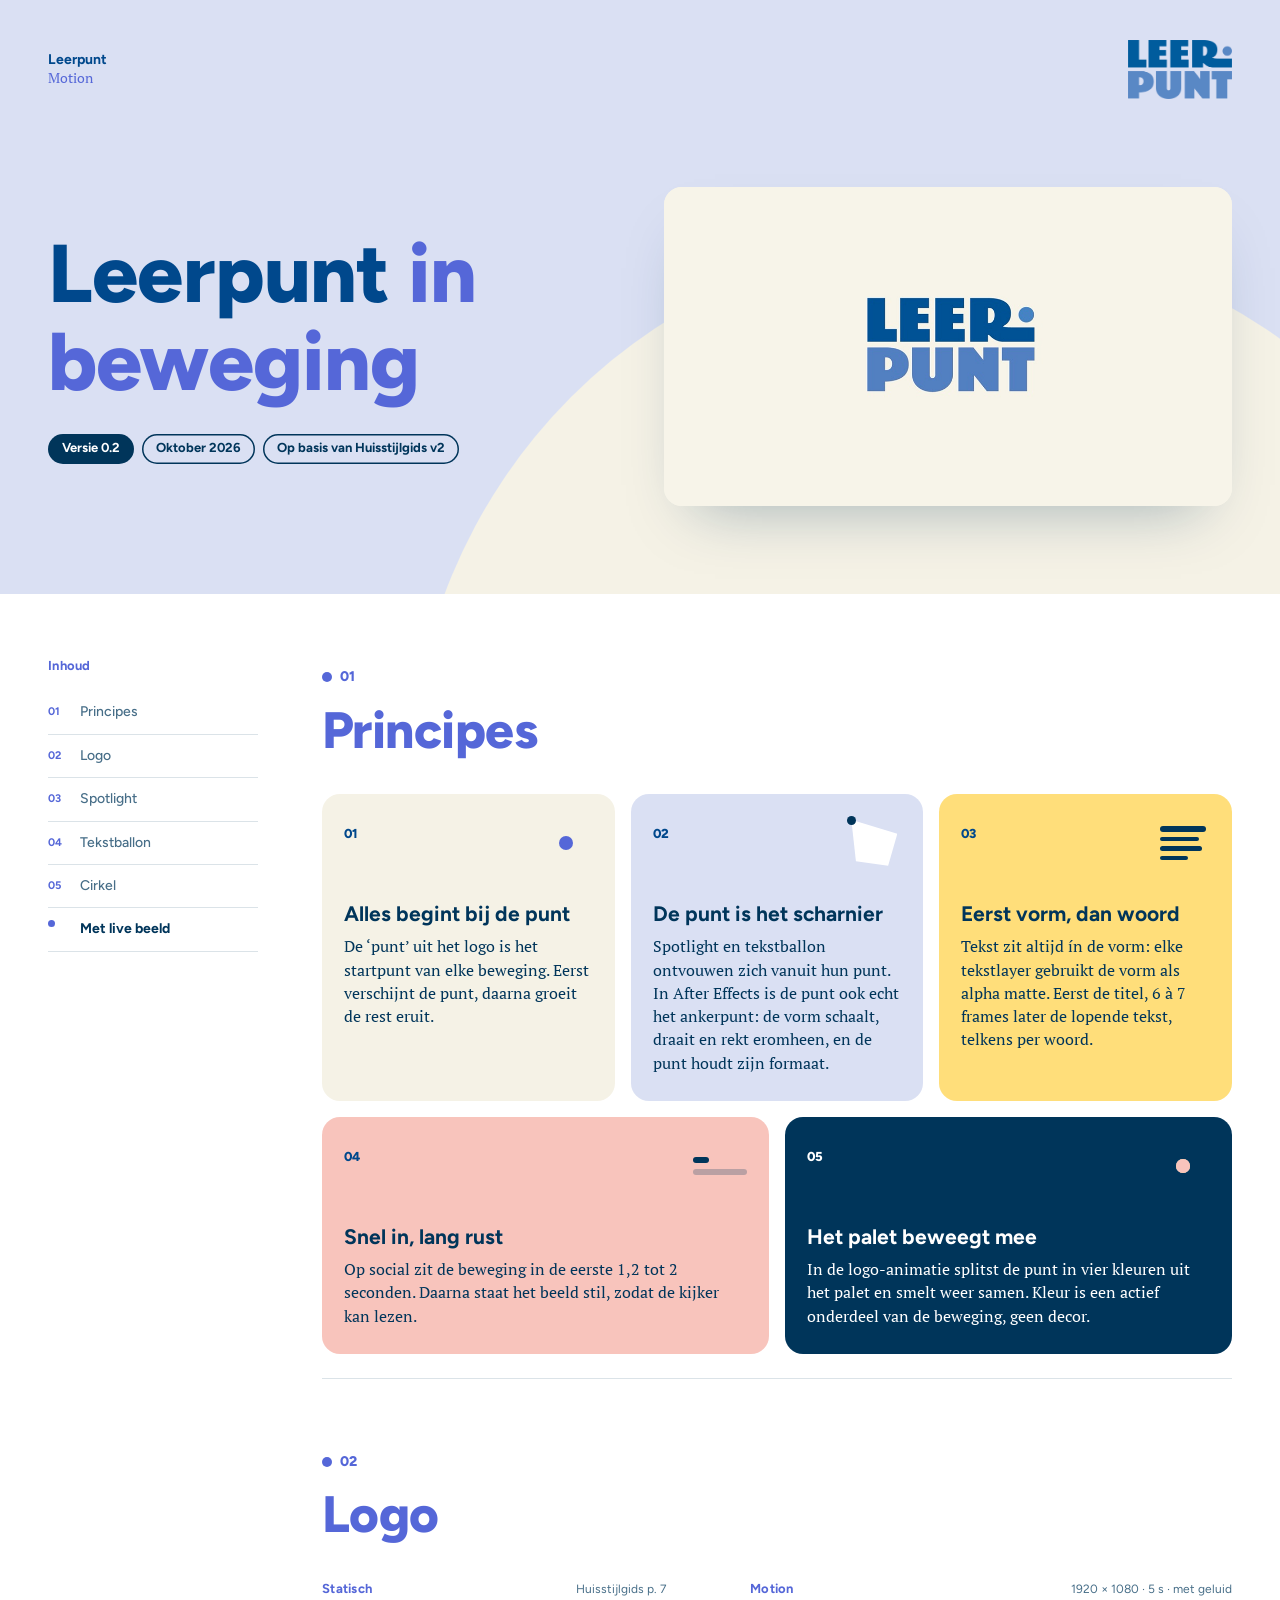
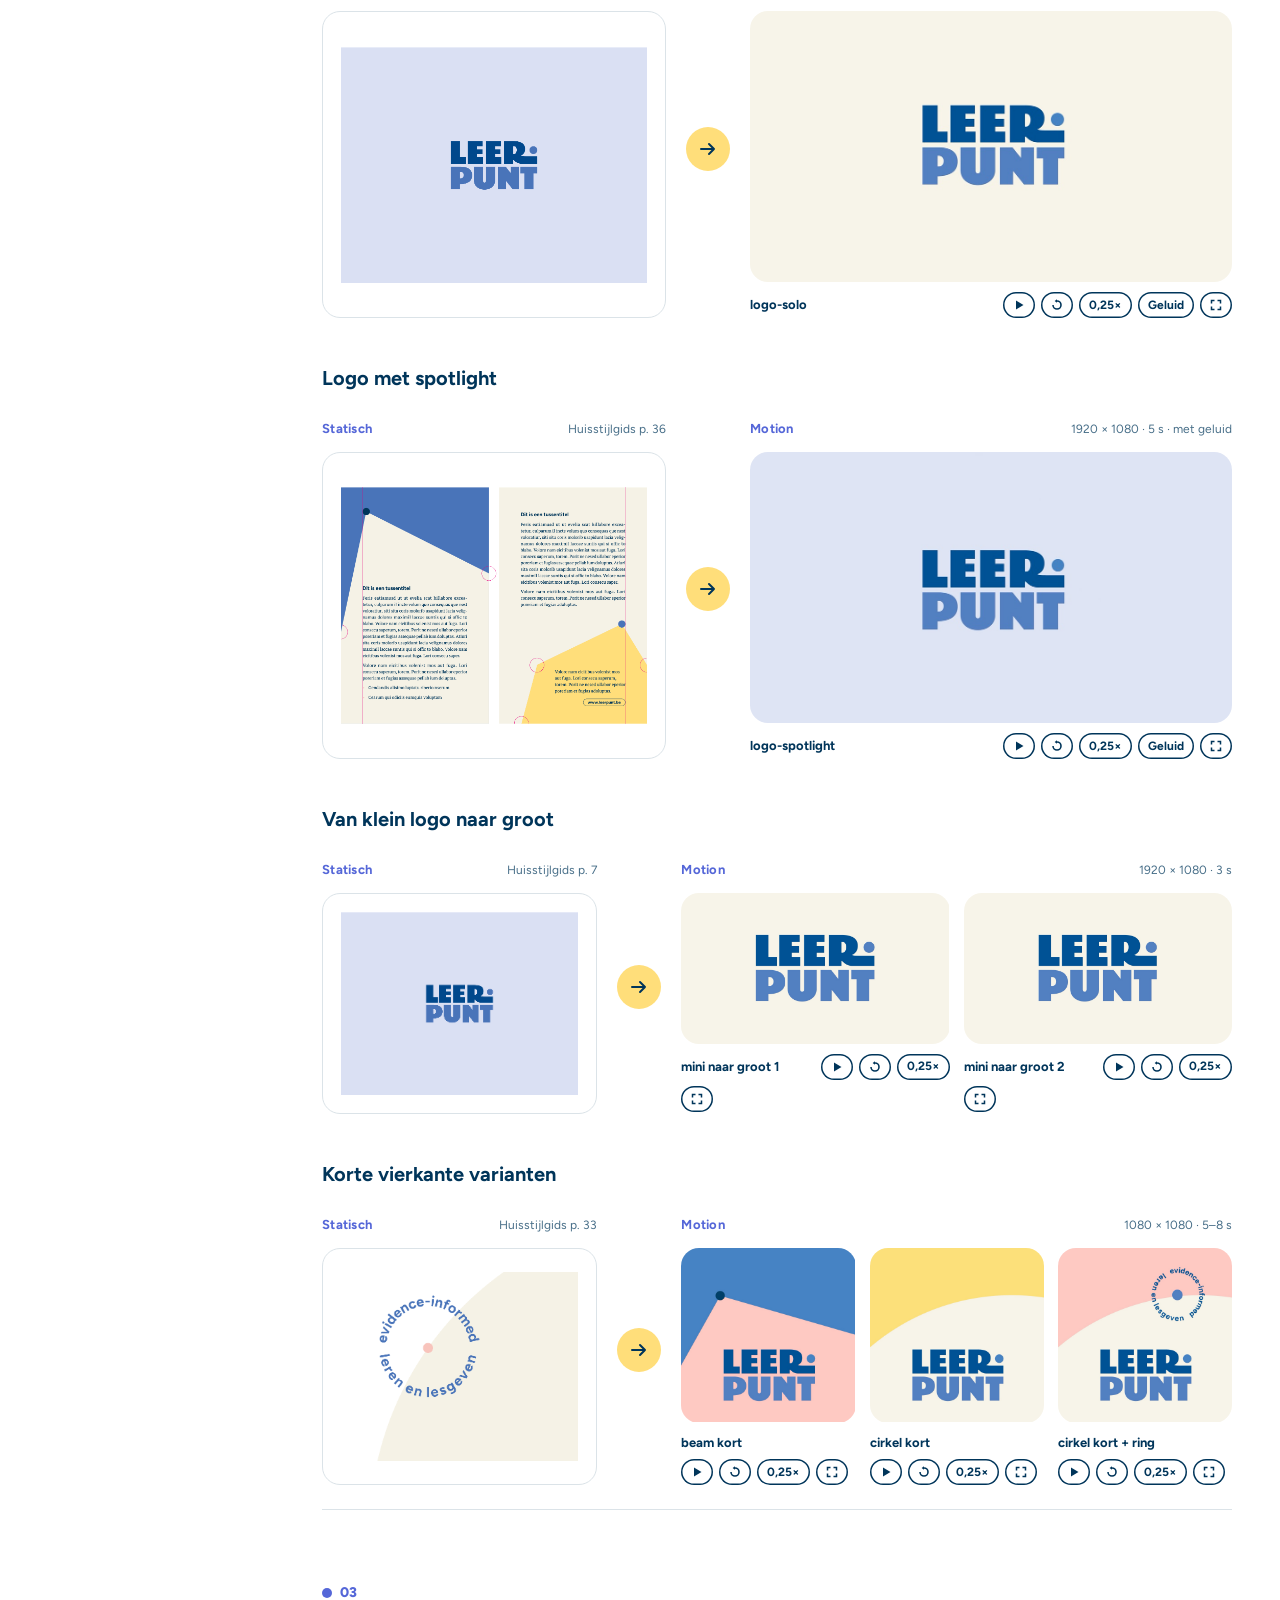
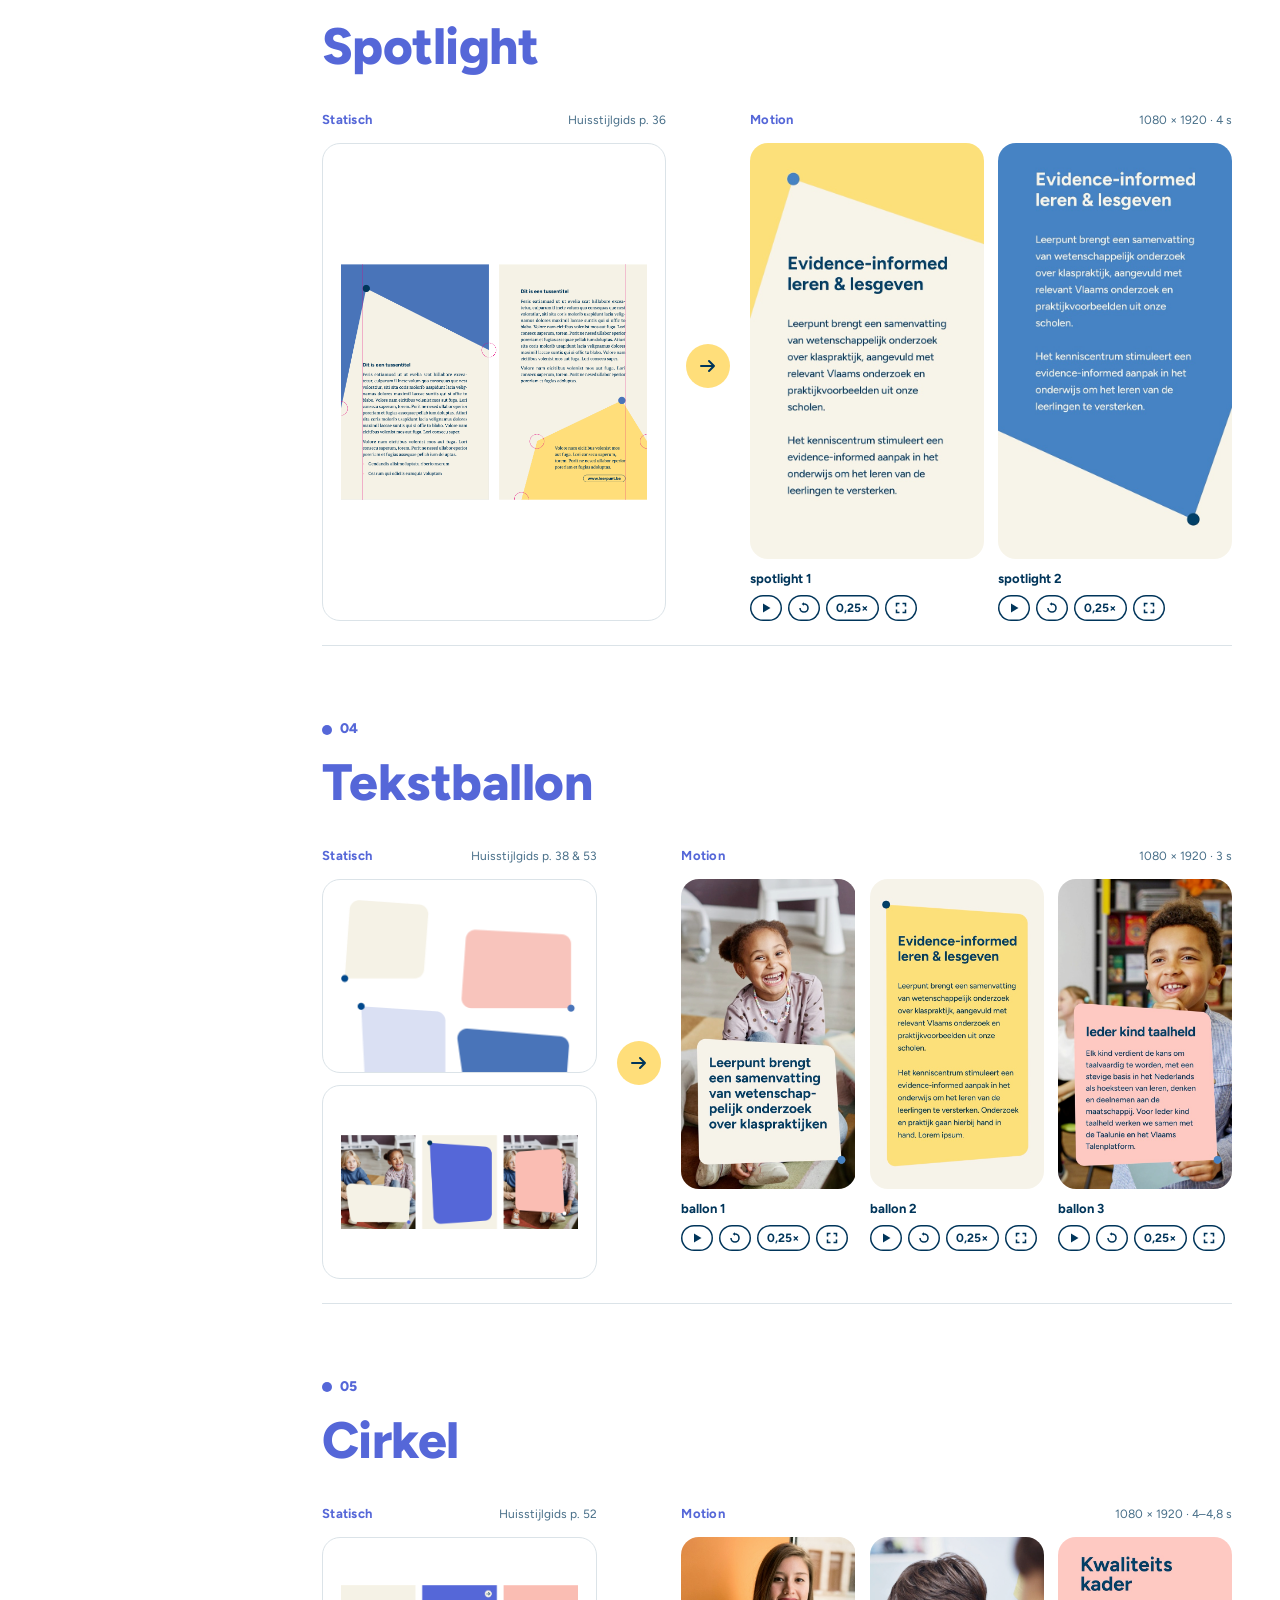
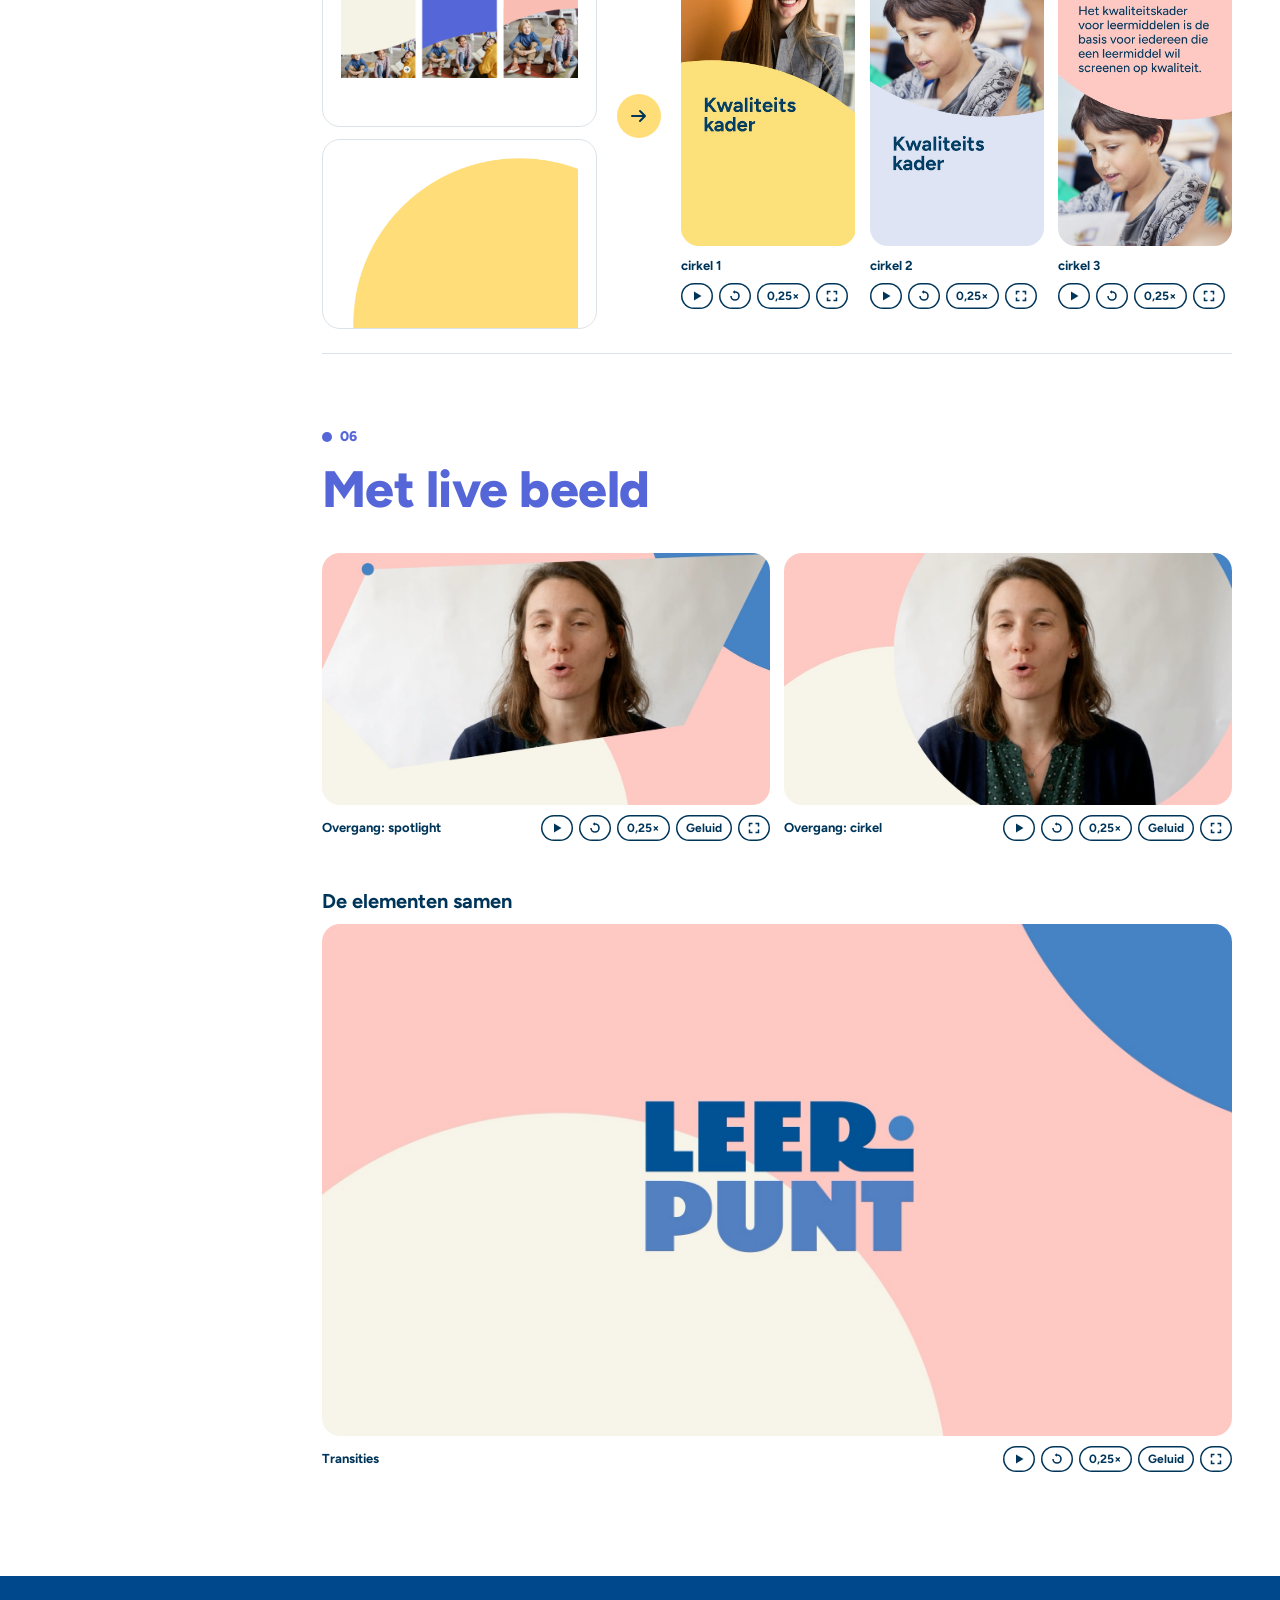
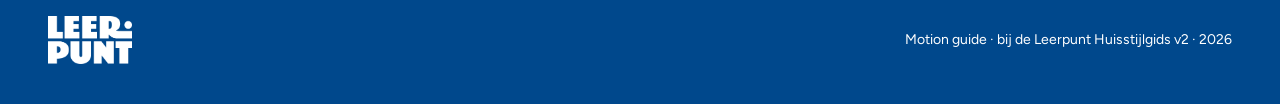
<file: index.html>
<!doctype html>
<html lang="nl">
<!-- Generated from gids-bron.html by tools/build.py. Do not edit by hand. -->
<head>
  <meta charset="utf-8">
  <meta name="viewport" content="width=device-width, initial-scale=1">
  <title>Leerpunt in beweging</title>
  <meta name="description" content="Motion guide voor Leerpunt: de vertaling van de statische huisstijl naar beweging — logo, spotlight, tekstballon, cirkel, timing en export.">
  <link rel="icon" href="assets/logo/leerpunt-logo.png">
  <link rel="preconnect" href="https://fonts.googleapis.com">
  <link rel="preconnect" href="https://fonts.gstatic.com" crossorigin>
  <link href="https://fonts.googleapis.com/css2?family=PT+Serif:ital,wght@0,400;0,700;1,400;1,700&display=swap" rel="stylesheet">
  <link rel="stylesheet" href="assets/css/guide.css?v=1.2">
</head>
<body>

<header class="hero">
  <div class="hero-circle" aria-hidden="true"></div>
  <div class="hero-inner">
    <div class="hero-top">
      <div class="meta"><b>Leerpunt</b><span>Motion</span></div>
      <img class="hero-logo" src="assets/logo/leerpunt-logo.png" alt="Leerpunt">
    </div>
    <div>
      <h1>Leerpunt <em>in beweging</em></h1>
      <div class="badges">
        <span class="pill">Versie 0.2</span>
        <span class="pill outline">Oktober 2026</span>
        <span class="pill outline">Op basis van Huisstijlgids v2</span>
      </div>
    </div>
    <div class="hero-video">
      <video src="assets/video/logo-solo.mp4" poster="assets/img/poster/logo-solo.jpg" data-auto muted loop playsinline preload="metadata" aria-label="Logo-animatie van Leerpunt"></video>
    </div>
  </div>
</header>

<div class="layout">
  <aside class="sidebar" aria-label="Hoofdstukken">
    <span class="label">Inhoud</span>
    <nav>
      <a href="#principes"><span>01</span>Principes</a>
      <a href="#logo"><span>02</span>Logo</a>
      <a href="#spotlight"><span>03</span>Spotlight</a>
      <a href="#tekstballon"><span>04</span>Tekstballon</a>
      <a href="#cirkel"><span>05</span>Cirkel</a>
      <a href="#live"><span>06</span>Met live beeld</a>
    </nav>
  </aside>

  <main class="content">

    <!-- 01 -->
    <section class="section" id="principes">
      <div class="section-head">
        <span class="num">01</span>
        <h2>Principes</h2>
      </div>
      <div class="principles">
        <article class="principle">
          <div class="demo" aria-hidden="true"><i class="demo-dot"></i></div>
          <span class="n">01</span>
          <h3>Alles begint bij de punt</h3>
          <p>De ‘punt’ uit het logo is het startpunt van elke beweging. Eerst verschijnt de punt, daarna groeit de rest eruit.</p>
        </article>
        <article class="principle">
          <div class="demo" aria-hidden="true"><div class="demo-unfold"><i></i><b></b></div></div>
          <span class="n">02</span>
          <h3>De punt is het scharnier</h3>
          <p>Spotlight en tekstballon ontvouwen zich vanuit hun punt. In After Effects is de punt ook echt het ankerpunt: de vorm schaalt, draait en rekt eromheen, en de punt houdt zijn formaat.</p>
        </article>
        <article class="principle">
          <div class="demo" aria-hidden="true"><div class="demo-text"><i></i><i></i><i></i><i></i></div></div>
          <span class="n">03</span>
          <h3>Eerst vorm, dan woord</h3>
          <p>Tekst zit altijd ín de vorm: elke tekstlayer gebruikt de vorm als alpha matte. Eerst de titel, 6 à 7 frames later de lopende tekst, telkens per woord.</p>
        </article>
        <article class="principle">
          <div class="demo" aria-hidden="true"><div class="demo-hold"><i></i><i></i></div></div>
          <span class="n">04</span>
          <h3>Snel in, lang rust</h3>
          <p>Op social zit de beweging in de eerste 1,2 tot 2 seconden. Daarna staat het beeld stil, zodat de kijker kan lezen.</p>
        </article>
        <article class="principle">
          <div class="demo" aria-hidden="true"><div class="demo-colors"><i></i><i></i><i></i><i></i></div></div>
          <span class="n">05</span>
          <h3>Het palet beweegt mee</h3>
          <p>In de logo-animatie splitst de punt in vier kleuren uit het palet en smelt weer samen. Kleur is een actief onderdeel van de beweging, geen decor.</p>
        </article>
      </div>
    </section>

    <section class="section" id="logo">
      <div class="section-head">
        <span class="num">02</span>
        <h2>Logo</h2>
      </div>

      <div class="translate">
        <div class="static">
          <div class="col-label"><span class="label">Statisch</span><small>Huisstijlgids p. 7</small></div>
          <figure><img src="assets/img/static/hoofdlogo.png" alt="Hoofdlogo van Leerpunt op hemels blauw" loading="lazy"></figure>
        </div>
        <div class="arrow" aria-hidden="true"><span><svg viewBox="0 0 18 18"><path d="M2 9h13M10 4l5 5-5 5" fill="none" stroke="currentColor" stroke-width="2" stroke-linecap="round" stroke-linejoin="round"/></svg></span></div>
        <div class="motion">
          <div class="col-label"><span class="label">Motion</span><small>1920 × 1080 · 5 s · met geluid</small></div>
          <div class="video-row">
            <div class="clip landscape">
              <div class="media-frame"><video id="v-logo-solo" src="assets/video/logo-solo.mp4" poster="assets/img/poster/logo-solo.jpg" data-auto data-audio muted loop playsinline preload="metadata" aria-label="Logo-animatie: punt splitst in vier kleuren en vormt het logo"></video></div>
              <div class="controls"><span class="name">logo-solo</span></div>
            </div>
          </div>
        </div>
      </div>


      <div class="sub">
        <h3>Logo met spotlight</h3>
      </div>
      <div class="translate">
        <div class="static">
          <div class="col-label"><span class="label">Statisch</span><small>Huisstijlgids p. 36</small></div>
          <figure><img src="assets/img/static/spotlight.png" alt="Spotlightvorm met constructielijnen" loading="lazy"></figure>
        </div>
        <div class="arrow" aria-hidden="true"><span><svg viewBox="0 0 18 18"><path d="M2 9h13M10 4l5 5-5 5" fill="none" stroke="currentColor" stroke-width="2" stroke-linecap="round" stroke-linejoin="round"/></svg></span></div>
        <div class="motion">
          <div class="col-label"><span class="label">Motion</span><small>1920 × 1080 · 5 s · met geluid</small></div>
          <div class="clip landscape">
            <div class="media-frame"><video id="v-logo-spot" src="assets/video/logo-spotlight.mp4" poster="assets/img/poster/logo-spotlight.jpg" data-auto data-audio muted loop playsinline preload="metadata" aria-label="Logo-animatie met spotlight die beelden toont"></video></div>
            <div class="controls"><span class="name">logo-spotlight</span></div>
          </div>
        </div>
      </div>

      <div class="sub">
        <h3>Van klein logo naar groot</h3>
      </div>
      <div class="translate wide-motion">
        <div class="static">
          <div class="col-label"><span class="label">Statisch</span><small>Huisstijlgids p. 7</small></div>
          <figure><img src="assets/img/static/hoofdlogo.png" alt="Hoofdlogo van Leerpunt op hemels blauw" loading="lazy"></figure>
        </div>
        <div class="arrow" aria-hidden="true"><span><svg viewBox="0 0 18 18"><path d="M2 9h13M10 4l5 5-5 5" fill="none" stroke="currentColor" stroke-width="2" stroke-linecap="round" stroke-linejoin="round"/></svg></span></div>
        <div class="motion">
          <div class="col-label"><span class="label">Motion</span><small>1920 × 1080 · 3 s</small></div>
          <div class="video-row duo">
            <div class="clip landscape">
              <div class="media-frame"><video src="assets/video/logo-mini-big-1.mp4" poster="assets/img/poster/logo-mini-big-1.jpg" data-auto muted loop playsinline preload="metadata" aria-label="Logo-animatie van klein logo naar groot, variant 1"></video></div>
              <div class="controls"><span class="name">mini naar groot 1</span></div>
            </div>
            <div class="clip landscape">
              <div class="media-frame"><video src="assets/video/logo-mini-big-2.mp4" poster="assets/img/poster/logo-mini-big-2.jpg" data-auto muted loop playsinline preload="metadata" aria-label="Logo-animatie van klein logo naar groot, variant 2"></video></div>
              <div class="controls"><span class="name">mini naar groot 2</span></div>
            </div>
          </div>
        </div>
      </div>

      <div class="sub">
        <h3>Korte vierkante varianten</h3>
      </div>
      <div class="translate wide-motion">
        <div class="static">
          <div class="col-label"><span class="label">Statisch</span><small>Huisstijlgids p. 33</small></div>
          <figure><img src="assets/img/static/stempel.png" alt="Baseline-stempel met de punt op de snijlijn van de achtergrondcirkel" loading="lazy"></figure>
        </div>
        <div class="arrow" aria-hidden="true"><span><svg viewBox="0 0 18 18"><path d="M2 9h13M10 4l5 5-5 5" fill="none" stroke="currentColor" stroke-width="2" stroke-linecap="round" stroke-linejoin="round"/></svg></span></div>
        <div class="motion">
          <div class="col-label"><span class="label">Motion</span><small>1080 × 1080 · 5–8 s</small></div>
          <div class="video-row square">
            <div class="clip square">
              <div class="media-frame"><video src="assets/video/logo-beam-kort.mp4" poster="assets/img/poster/logo-beam-kort.jpg" data-auto muted loop playsinline preload="metadata" aria-label="Korte logo-animatie met spotlight"></video></div>
              <div class="controls"><span class="name">beam kort</span></div>
            </div>
            <div class="clip square">
              <div class="media-frame"><video src="assets/video/logo-cirkel-kort.mp4" poster="assets/img/poster/logo-cirkel-kort.jpg" data-auto muted loop playsinline preload="metadata" aria-label="Korte logo-animatie met grote cirkel"></video></div>
              <div class="controls"><span class="name">cirkel kort</span></div>
            </div>
            <div class="clip square">
              <div class="media-frame"><video id="v-logo-ring" src="assets/video/logo-cirkel-kort-ring.mp4" poster="assets/img/poster/logo-cirkel-kort-ring.jpg" data-auto muted loop playsinline preload="metadata" aria-label="Korte logo-animatie met draaiende baseline-stempel"></video></div>
              <div class="controls"><span class="name">cirkel kort + ring</span></div>
            </div>
          </div>
        </div>
      </div>

    </section>

    <section class="section" id="spotlight">
      <div class="section-head">
        <span class="num">03</span>
        <h2>Spotlight</h2>
      </div>
      <div class="translate">
        <div class="static">
          <div class="col-label"><span class="label">Statisch</span><small>Huisstijlgids p. 36</small></div>
          <figure><img src="assets/img/static/spotlight.png" alt="Spotlightvorm: aflopend naar de rand, punt naar buiten" loading="lazy"></figure>
        </div>
        <div class="arrow" aria-hidden="true"><span><svg viewBox="0 0 18 18"><path d="M2 9h13M10 4l5 5-5 5" fill="none" stroke="currentColor" stroke-width="2" stroke-linecap="round" stroke-linejoin="round"/></svg></span></div>
        <div class="motion">
          <div class="col-label"><span class="label">Motion</span><small>1080 × 1920 · 4 s</small></div>
          <div class="video-row portrait">
            <div class="clip portrait">
              <div class="media-frame"><video id="v-spot-1" src="assets/video/social-spotlight-1.mp4" poster="assets/img/poster/social-spotlight-1.jpg" data-auto muted loop playsinline preload="metadata" aria-label="Spotlight ontvouwt vanuit de punt, met tekst"></video></div>
              <div class="controls"><span class="name">spotlight 1</span></div>
            </div>
            <div class="clip portrait">
              <div class="media-frame"><video src="assets/video/social-spotlight-2.mp4" poster="assets/img/poster/social-spotlight-2.jpg" data-auto muted loop playsinline preload="metadata" aria-label="Spotlight-variant 2"></video></div>
              <div class="controls"><span class="name">spotlight 2</span></div>
            </div>
          </div>
        </div>
      </div>
    </section>

    <section class="section" id="tekstballon">
      <div class="section-head">
        <span class="num">04</span>
        <h2>Tekstballon</h2>
      </div>
      <div class="translate wide-motion">
        <div class="static">
          <div class="col-label"><span class="label">Statisch</span><small>Huisstijlgids p. 38 &amp; 53</small></div>
          <figure><img src="assets/img/static/tekstballon.png" alt="De vier tekstballonvormen van Leerpunt" loading="lazy"></figure>
          <figure><img src="assets/img/static/social-ballon.png" alt="Tekstballon op social media-posts" loading="lazy"></figure>
        </div>
        <div class="arrow" aria-hidden="true"><span><svg viewBox="0 0 18 18"><path d="M2 9h13M10 4l5 5-5 5" fill="none" stroke="currentColor" stroke-width="2" stroke-linecap="round" stroke-linejoin="round"/></svg></span></div>
        <div class="motion">
          <div class="col-label"><span class="label">Motion</span><small>1080 × 1920 · 3 s</small></div>
          <div class="video-row portrait">
            <div class="clip portrait">
              <div class="media-frame"><video id="v-ballon-1" src="assets/video/social-ballon-1.mp4" poster="assets/img/poster/social-ballon-1.jpg" data-auto muted loop playsinline preload="metadata" aria-label="Tekstballon op foto"></video></div>
              <div class="controls"><span class="name">ballon 1</span></div>
            </div>
            <div class="clip portrait">
              <div class="media-frame"><video src="assets/video/social-ballon-2.mp4" poster="assets/img/poster/social-ballon-2.jpg" data-auto muted loop playsinline preload="metadata" aria-label="Gele tekstballon op crème"></video></div>
              <div class="controls"><span class="name">ballon 2</span></div>
            </div>
            <div class="clip portrait">
              <div class="media-frame"><video src="assets/video/social-ballon-3.mp4" poster="assets/img/poster/social-ballon-3.jpg" data-auto muted loop playsinline preload="metadata" aria-label="Tekstballon-variant 3"></video></div>
              <div class="controls"><span class="name">ballon 3</span></div>
            </div>
          </div>
        </div>
      </div>
    </section>

    <section class="section" id="cirkel">
      <div class="section-head">
        <span class="num">05</span>
        <h2>Cirkel</h2>
      </div>
      <div class="translate wide-motion">
        <div class="static">
          <div class="col-label"><span class="label">Statisch</span><small>Huisstijlgids p. 52</small></div>
          <figure><img src="assets/img/static/social-cirkel.png" alt="Vlakverdeling met de cirkel: 2/3, 1/2 en 1/3 tekst" loading="lazy"></figure>
          <figure><img src="assets/img/static/cirkel.png" alt="De cirkel als groot achtergrondelement" loading="lazy"></figure>
        </div>
        <div class="arrow" aria-hidden="true"><span><svg viewBox="0 0 18 18"><path d="M2 9h13M10 4l5 5-5 5" fill="none" stroke="currentColor" stroke-width="2" stroke-linecap="round" stroke-linejoin="round"/></svg></span></div>
        <div class="motion">
          <div class="col-label"><span class="label">Motion</span><small>1080 × 1920 · 4–4,8 s</small></div>
          <div class="video-row portrait">
            <div class="clip portrait">
              <div class="media-frame"><video id="v-cirkel-1" src="assets/video/social-cirkel-1.mp4" poster="assets/img/poster/social-cirkel-1.jpg" data-auto muted loop playsinline preload="metadata" aria-label="Gele cirkel komt van onder in beeld met tekst"></video></div>
              <div class="controls"><span class="name">cirkel 1</span></div>
            </div>
            <div class="clip portrait">
              <div class="media-frame"><video src="assets/video/social-cirkel-2.mp4" poster="assets/img/poster/social-cirkel-2.jpg" data-auto muted loop playsinline preload="metadata" aria-label="Cirkel-variant 2"></video></div>
              <div class="controls"><span class="name">cirkel 2</span></div>
            </div>
            <div class="clip portrait">
              <div class="media-frame"><video src="assets/video/social-cirkel-3.mp4" poster="assets/img/poster/social-cirkel-3.jpg" data-auto muted loop playsinline preload="metadata" aria-label="Roze punt groeit uit tot de cirkel met tekst"></video></div>
              <div class="controls"><span class="name">cirkel 3</span></div>
            </div>
          </div>
        </div>
      </div>
    </section>

    <section class="section" id="live">
      <div class="section-head">
        <span class="num">06</span>
        <h2>Met live beeld</h2>
      </div>
      <div class="video-row duo">
        <div class="clip landscape">
          <div class="media-frame"><video src="assets/video/live-overgang-spotlight.mp4" poster="assets/img/poster/live-overgang-spotlight.jpg" data-auto data-audio muted loop playsinline preload="metadata" aria-label="Live beeld, overgang via de spotlight"></video></div>
          <div class="controls"><span class="name">Overgang: spotlight</span></div>
        </div>
        <div class="clip landscape">
          <div class="media-frame"><video src="assets/video/live-overgang-cirkel.mp4" poster="assets/img/poster/live-overgang-cirkel.jpg" data-auto data-audio muted loop playsinline preload="metadata" aria-label="Live beeld, overgang via de cirkel"></video></div>
          <div class="controls"><span class="name">Overgang: cirkel</span></div>
        </div>
      </div>

      <div class="sub">
        <h3>De elementen samen</h3>
      </div>
      <div class="clip landscape">
        <div class="media-frame"><video src="assets/video/transities.mp4" poster="assets/img/poster/transities.jpg" data-auto data-audio muted loop playsinline preload="metadata" aria-label="Experiment waarin logo, titels, tekstballonnen, foto en live beeld in elkaar overvloeien"></video></div>
        <div class="controls"><span class="name">Transities</span></div>
      </div>
    </section>


  </main>
</div>

<footer class="site-footer">
  <div class="inner">
    <img src="assets/logo/leerpunt-logo-wit.png" alt="Leerpunt">
    <span>Motion guide · bij de Leerpunt Huisstijlgids v2 · 2026</span>
  </div>
</footer>

<script src="assets/js/guide.js?v=1.1"></script>
</body>
</html>
</file>
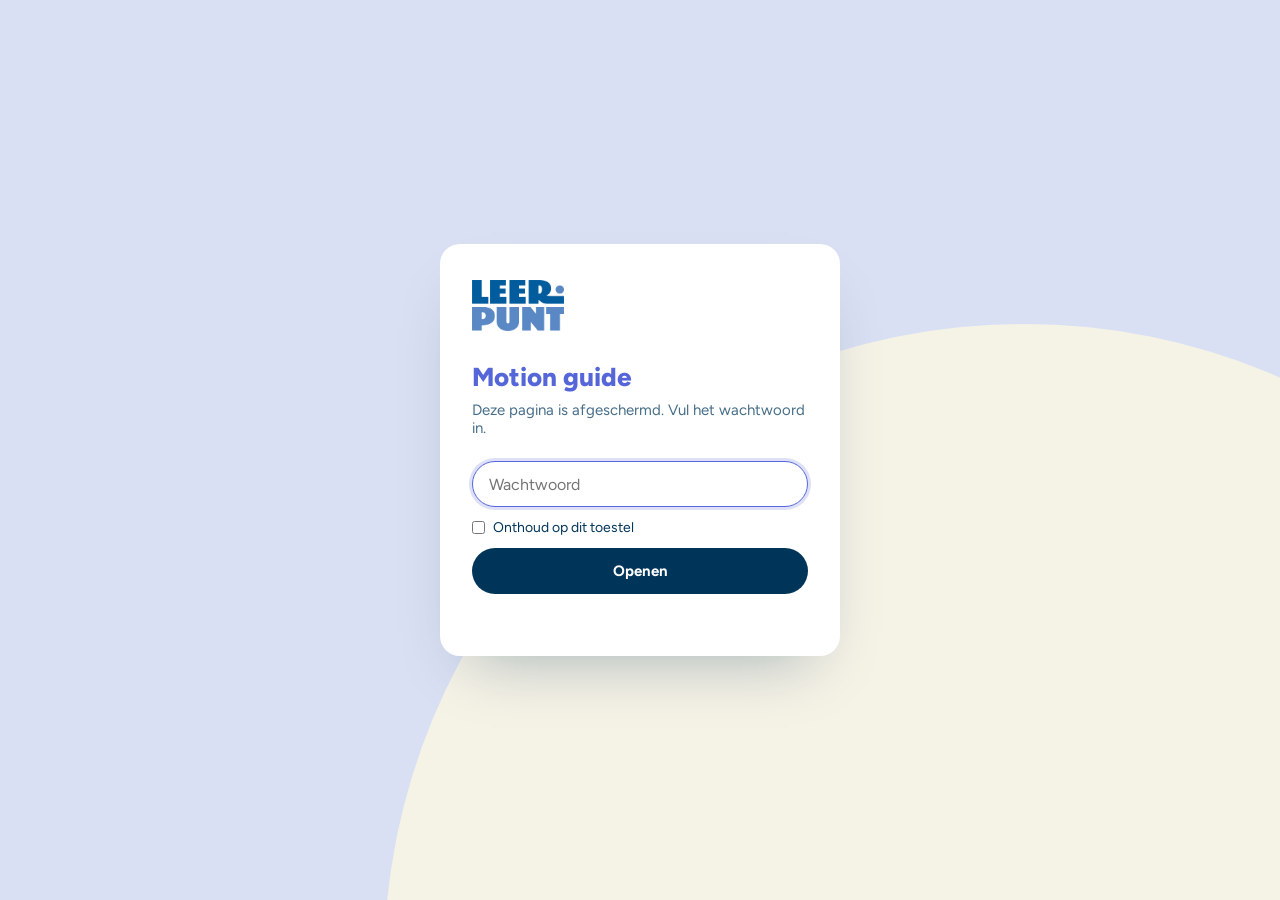
<file: gids/index.html>
<!doctype html>
<html lang="nl">
<head>
  <meta charset="utf-8">
  <meta name="viewport" content="width=device-width, initial-scale=1">
  <meta name="robots" content="noindex">
  <title>Leerpunt · beveiligd</title>
  <link rel="icon" href="../assets/logo/leerpunt-logo.png">
  <style>
    @font-face { font-family: "Figtree"; src: url("../assets/fonts/Figtree-VariableFont_wght.ttf") format("truetype"); font-weight: 300 900; font-display: swap; }
    :root { --heroisch: #00488c; --ambitieus: #5567d8; --hemels: #dae0f3; --nacht: #00355a; --creme: #f5f2e6; --geel: #ffde7a; --wit: #fff; }
    * { box-sizing: border-box; margin: 0; padding: 0; }
    html, body { height: 100%; }
    body { display: grid; place-items: center; padding: 16px; background: var(--hemels); color: var(--nacht); font-family: "Figtree", Arial, sans-serif; overflow: hidden; position: relative; }
    body::before { content: ""; position: fixed; right: -30vmax; bottom: -55vmax; width: 100vmax; aspect-ratio: 1; border-radius: 50%; background: var(--creme); }
    .card { position: relative; width: min(100%, 400px); padding: 36px 32px 30px; border-radius: 20px; background: var(--wit); box-shadow: 0 30px 60px -30px rgb(0 53 90 / .35); }
    .card img { width: 92px; margin-bottom: 28px; }
    h1 { font-size: 26px; font-weight: 800; color: var(--ambitieus); line-height: 1.15; }
    p { margin-top: 8px; font-size: 15px; color: color-mix(in srgb, var(--nacht) 72%, var(--wit)); }
    form { margin-top: 24px; display: grid; gap: 12px; }
    input[type=password] { width: 100%; height: 46px; padding: 0 16px; border-radius: 99px; border: 1.5px solid color-mix(in srgb, var(--nacht) 22%, var(--wit)); font: inherit; font-size: 16px; color: var(--nacht); }
    input[type=password]:focus { outline: none; border-color: var(--ambitieus); box-shadow: 0 0 0 3px rgb(85 103 216 / .2); }
    label { display: flex; align-items: center; gap: 8px; font-size: 14px; }
    button { height: 46px; border: 0; border-radius: 99px; background: var(--nacht); color: var(--wit); font: inherit; font-size: 15px; font-weight: 700; cursor: pointer; }
    button:disabled { opacity: .6; cursor: progress; }
    .error { min-height: 20px; font-size: 14px; color: #b23a2e; }
  </style>
</head>
<body>
  <main class="card">
    <img src="../assets/logo/leerpunt-logo.png" alt="Leerpunt">
    <h1>Motion guide</h1>
    <p>Deze pagina is afgeschermd. Vul het wachtwoord in.</p>
    <form id="f">
      <input id="pw" type="password" autocomplete="current-password" aria-label="Wachtwoord" placeholder="Wachtwoord" required autofocus>
      <label><input id="remember" type="checkbox"> Onthoud op dit toestel</label>
      <button id="go" type="submit">Openen</button>
      <div class="error" id="err" role="alert"></div>
    </form>
  </main>
  <script>
    // De volledige gids staat hieronder AES-GCM-versleuteld. Het wachtwoord leidt via PBKDF2 de sleutel af.
    const SALT = "C2rnrJn7rQp6UTWQRjPcXg==", IV = "A0DwGLG5aD5L3ick", DATA = "H3xwuMSl5YJwTzv1r8fBtaJHK12TNIgHX7ysiqH4QNeoBvmqM7PfXHG9B4nY7bHwS32H6Rk0l4jsV4z9f2jsgOlWnhkLKqfCPUTYKDl1OkqhyjxSmsFN3eBz5KD/WcrlEM9wFR44Yij9hJA5/styYtpo7AxGgp/jUvmAyghpSmhi5TTzkBaFpJtLabp2OS4xU+oUVRg7WXCf1ldxguWPIJucrYwbCU7SOzsk5z/RjaBTt4skEMif6DAdI37IePOE3tA3TKHAj4LseTCYTWkMhAVHN8pIVs+uQwBnyje4XUjz1sVk1F6CLchcBozcNB1qu/qySrODQcsKIzGLo6Jz8XhtGIg7tuxXUSomFQTeDWF/GUZogJLn+J7+ydIUI3XP4xBYI9i6htP6yn7cv/b2nFxC2iHYQXJVY4UA9Ssqq6fJmtF26YKGsjmn0JH2q9bXBXGrnc6k+uwwsVJCUm8IurVsfYV46odHjSFF0/Rwk6fVv+5kfgLF1e0z17lVvsOD+oGvVrxPYpHsoXG4ieKf7oqnvniSVXCtM3BU7iFhlLQSkqSMAaQGMY/[base64]/Cxtk5E+G73w86A0NPfXUo1zT6oDQkpv1cqLr6eivAZ9ZO3gM8dt5alNN4kTxHie+HiJ9XBXzJ/a/uR8JevjOtWpPnnoxJCHwzhzXQqDLx/x+9MX86UN3BTP567CW9K6UROa9Ew6r1rqB8KEv5SUcGrK06SXdMf7A9GmGyEc1POP9go0bqcMF6xVi6oAbIBIGa86HaBHOFjrwjD0cCnn7d9R6/pIW9rmJnn+zCignBJm++dhHJBdCvh6odUkWPEp5eGU4PZ2WT5U7u34hTRoJY7XLeHINf4j0eEMDrIr7YvsXZ2PadheBXKKXxIzUQSGw8ONh8gLbnFjWqZ3SG+NqNQYGekyEDFSYrcKaDCAT7UzyfRep4arf4m/RFdQUWBk0Fc/cq64rh3xREVgfZQ3F7kTuQMwr5lElL1ASXOD3YYLlhxiBTaFqOZzB5rf1TYuIJ/clJvBB1ftMc5N755Tje6PopDHlKxN/4FPJVWnJDcRCnoS+vuIJ2DZum0CaN3OFdgm9P3W4Vca9yTELQUq3IyCIVHem9JSuna3D4AkBBFgIkw90QFB63cp9H0XXIdqp/OD2HjMesScnEevnpmZrmlGZRJoOx0u7jrQ6CkqrCtWGM+hr9nHwaZCz/Xq2PRoiaQzI/Gv6Qg8aQHBNus8HmGkvQKp3A4xWfNIXNNX1Lat8lfF4sdrj3aKWaTYjS4LayBePRgF8MLw8KaNsG5ipaywvMT0pHKwij0A7xCyEsIVUUo+xH05LknUZfXJ9DR+zWrNS/XKKvx1GA9A+Zf4/GNpTZPZDhgNDwOxVbX92Zbr+xVzKeaMYmdLoucsS4JKUlgsPm+O4Vor6PQWHaH+w1Xb4WoFfD1mdh+GnzgXB8NLKxoT7zDU2R6mFUYh8Zd9bAXGHxk4WS9d9V0s/rgOnlfLT+5iK5swWVxcnp18vfD4hAqpW/4KtB1+EnT/8dwrmSoc8ypGzCRY65dIP9tpjDPCSZaDD487G+omkyoN/[base64]/wog0RwEL6YrJ4spb36dO9FsuE4sM0JI4YrZlqL/NoPs7fnqXQT71/CUPaX4f6zjervaUPvCl7VVcoKdF4wezQZkNocUw0PRgz+VSROj7v4GK0DZ7Ah58nzyLNp7VvYO7ppYUkAwzYmmjSzCJsP34No22Uy4144HzxTZIUAz6PnoOCZdiDbNcmfvyg7sOrtI9BXpwk45aX2l9DrHGb87xeBQj+AkfO0fV9qzlkj9bD0PP216Bn/eREECcLMV5TP9woSpNmfaILTwjwCOHVRMghcfgzJ41s1jAvPJNhVoSMHeDP8B8/cRTrFu7HzZqQ+vAlJLd44jb/xfbLaN1hVxHRk3ELktUXuk5sudNsIP0RNu1n6ikcJzyWIhoI8E1SlAd7u0HlJtAdHK4KzN8FdiO6yWLDKwD87VasDW87iJzEA++rQA3pqvpNmMSbP9XmCHh7pnA/Ub9d/onYgWqa97mZwLQw2t5kxmpuDjxSYS7AuTwpVniFPkmqIp5KLnia7hRN/Kb6OjB12V9StDr90J9jZvyQ5JNVMWAiC+F519lAznnGBuN3S+B35btwBaeu3Yi5IdCCUhyx6kFXYH5VW8EfkXJ8VxA4CmvUVBAWvqCo8iFdoZz9v2YbouZ1Tr4hbYH8QFPe1SQkcT2eH9NYDWz6t+X0N+0/7JNE17qQu/SdGRaPI57PANeh3H9HV4L31iOvnOskYFkyGXRSYBtK3og18cVbOiYecFqWR0JGFAA+fH5ag6dlzkUrgms7xedLUsBpfh8X4aecjVowrGRf/pRfZvvuRULsv4Fl5jxdjT/ST69cGFrB7aDtFKi+HDRuDhrmVcEA+deN0RaSIevhzz6AE4wiSA4n1EQ3w5x49Dmn37CbFAjRLnVNvyi3I0gkI9Ev/omFOqkNIC+8glaRraC3QPCtFt934ACU4IQRJIifSijm7+8XNzEHx/KbWKzH+EEJ3hO/8zvX/stkVhLfDJRKRFNa6XrgYWFb6VSAW0DAc7+mxBgZj6kEyRKLE04helcuD5AekIe0jht4J0Ioi/Gy/4SRiBcWWw41kJHDAEAWvB/ckFsE8auPfGQKRmVPAbW/iA30AsNORc2Yu/DrfXbbd2TzTuzOgg6e0GfNWEkgbeyIvEqWEAmkN29pcqqpzE/8XQYZQRIo/vOz6oDWFIiKohURofGHoNdVX/1tpni3r++Exe/+Stw11i/Fx0mDhDl2/vrhS1MmtEPxZpNyAIq8cG8hMNI9jzpgTGtRPiLW7Ue57U7I4IqlLLu4798KfbIo64cyN8LfePjcYbnf/Bd9KIjthVbHjTs6VKOHN8W/0EWDmzyXbImJydSOhbQgygKYq1jF1Kn8q+HhOAuNlF0hEA5475e3dlhxLv2i5jEnUXoa7bCC2nX8LvbUkcqCgQBYUDA8U9oZ29hAZBwMv00KMVFl66dWxkznm+XNPNGYdFWx3ckU1HV2hhv1WK9K19TIU8tIgQusMiPpanBHQLZ+c/fUiIDZMdBFhQgkLDHEAWs2/cnk1SVP+eOcG/KDiCtCFN9FBIuLejl918hBLiTCvj4CuF6MTfx1jiVHawS5X6cQfX8rFo3BYRkDx9HvwqUDGjopJrQPl2d1qScVGJdbyFAb1mp8cPvGiK9ReAnyUoZ8r1T+hZWQ+gVj5Az4HBQhu3VwQjkOKTHHOP85L5vvW7SfkZopLkgLw7vScbK3q/8ucvVJlWpxACEPy3iiW7QU2vhdjXQli7odPmYzSzVtp0daHStUoQCYokSGOYzZbjyj5++wNtzSSQZG8Wg2Jet9T0ofpirB4fFvfauatyFHRAcmhO+AlmYhlRuHZzx99c2+82QS6TxGLyB8nVZFyrBofgDj0h+z6hbqUiXnyQDOPU6yYHnIgHHtKunuG/HF+uIKHjRrvrIPV51notT8i6q66zUoQYIN1bO/c/LoUUYU6jm/C8w27a0YSoqZhmCTAS2uLjF2ify0zy+cz7/yOALKhlEHEXC8C+3OG07OmWVqGHkiecDshaH4XH/eOuIsHBGGgadCrB1nJLf5SNCoahCNYv3DlxC1EZ6shjel21/A6vMgAWVnk4bUkW4FtFK2gxH5LzRpoPDUetM7eHrPTNdGlnICFn+qUzlsOUyVSE26H2Z/M6UaKvv9aQHzvfBl5qD6EWq9ZbxVaxIUttXgOewEimGwnAV84nxt/P6oRmUagXmfPuz+HHWzJreiBNHpGzYeppsGmyc9si34pVq9uVGl3a3MlBNA8Bri8lULYv/gr6IdJ9A/yPWuqMmnpWe3UuoiWhGbc7qIon946vdk6+swsegXqQYDAY+sKVlJK09olHF+uhepxpMKuG/+opGQckGuw9tn6gR83V61SOK5hcV9IKcaPiQhup7VRvXqcPjOR/2e8w4WAhlAC8kk0tNEREQX+GSnNNpmYi4CsBHDjmmxJ1NAlw7VJWcyFc8st3Zs7D12tHqWZLNqsiJRMpvSoQDo0shuXV1m0eWN/un3CVf27sN+4x/rZLA5Bt/pIQ7XOnQ1vCnyuFbdhg6X6NoIv74c07i3JgF6eKn00bfiXXsIyL93bCdahW1JpikZcqvo57Qilqr996eBaBz9N8GiqNOeYSfm41ffO/GSAS5uO68FvyoQGD4F5v1MANnlwPsUpL0YZzutxkXQYYQLt5LnKR+Y5gOf4jF1fhH2llDj6YcneoidqDLG8uX1jU+tGIHAGI/dUrjVfg/3WYgpigKbAivGGqoiv7fk+fZsVCutJKIp2+YG2GrVnmFhbaVTrci6xxN1aUtSzMODxhjycPoL2nkOSnB/C5A83ux7E7/iiyt6uk6PUAXdmdgWDFikqQGdE7oFji+yaPHHP82uVFUIysKvHtPFxvU5GMmU09pDOeXBvpdxaW+MhUdmJ1ofT52HzLhjVLp4lPQIa3DxPcKtmJ0l6dYj+e9xRM1TO/9ZdL9Hm8HFVWkX9GoGhoi58FqWNUO3fsppjLVxvZVbzLYiGsB33FymxDmib1PmbxfpxHVZ2IYseZz8vMp+4IdnBzmpJCwF4GesuV9XIGtms9X41Y8iu5udinYoUjqx5ANsBH9jsntZ+hia68/OWn3iSmBQDgkTKKjdE7TaO+mZDHO3jvONyDiUIX2M1M1JoEutA+TM5xjiDBKQjukVP+Hn7jY7Ebee1Dk71Ycu7PcjhujPQaElk7CpoaQ/CWvPS4ZjjsOMHH7p7Idw/TURYLIx9KaUxROgYFT+fvRGTvL3C9kH7xGR3qatM+SOs0YA5CyadngAIvdodqmHvk4AdrnXR7yrB5IaOlSc8mvK+z2UslY6JqrYkhdQ/VtvAGCivBgqK//TWcsOYInSEbGkPbK0xr/[base64]/g1JTihrUZU7MzM1MtoiyoOou5Rr6R+S1t5W6piF7oKuLj+5OWFoAZ7cq/6EuWzzkHXQYQMcdvZvZ3/+xtIl2pz057RWgmGM6n3v1JqlnjY2y+w7k5Q5iDEDyTbTUZ/cIjCzJm2FOQh19l0fNbYCErHeUUK1GhQiFgHutdiiQ/w6dvnL5Gz0k5RXxi2SI+hvuKAo9vkpyjd7AgAfKkqpt+50+M+0QXjMr+Rm5ZmYRkQ3QpW+3vQcr5hJmS9KZeLFDBvBuSz6lTHAzlQKiUm3YiEU0ONnlCN28SQGiCCnTJd6Bc8ljQ9ONM2ranV4eqXQzB+Ypzr/wF1f81gJ9AR67ntWCNwziAzvm8of5TCQWeTaBwwiCh9LxqGjII+H50vCROtXCsDe1CMoRsP3aNFNLIgw75afX/VHwpKUNmnGRquqUpxNmrekEfZHXFBOrUGloNsgAq+X0grLC6IovaKlAK0CRVmRspuHMw95EtcU9BtGCLTv9XnPVO3wjR4wJxmfeHQp1k1tQkOib5kFz51vPQlG0zKbE8dt5To04bHEgy240XsUln1Odn2evTLU+xwI/ZTc7sQsGOhhSmot7kTfWdGKpm5HcEBYLOHQvfZjq5O4rPD+PVjh/tqpdQLVe5Ggux1WpJ13VXuuEOP6P9C2MepMjQzg9v7veIgAtN9lY41aYIQxtYidMsc/6bXeij9GTld6fjmjKXa9wCxh8pxIjsi7iushMjW29WMZWrezFxkBRJajyx7KFOXz2Uw6OhXp2mP4evPfnH+UGV3sheNbNOJw9yvQ6ryUfEXGgG1+T6IobSnn8P15FmDwgB7PzCqwOu7DxWRKKWg7A8nCtP/tImAupje1HzBpMLFUuPkJxY9rhsz/89Nv9PYf1RYku46NOU+2w3Z+z3kYxSihBZ9ftgGRO77+Ds9BOReaS1PkmgBonPkep27a0nYH2LSEibXAWlPRQ67asrYp6Xq1kcp0vHD1RNyblxPR6s9xcpo+Bz5f+FIUH/g9JaDoj/JB+xCf3uEqs2k+cQCcHy23b6/AxajFgXP8e0Bd5sdIs8ad7kYXG9hN7FBO3l/zt2qumMpPXojj1j4L9uaprmByoM9OwRj2isB8PcEWGiaGtGJHfTkYbJzW/Z4W6Xc2Iz03xlqANuFANt9HjinEmR1RA/xCnG+6LKJvCN7rM6abzw7GDG1BJABo9ekjoZLbj/i9vZOcehuPAZh+YEB/0H7XJIVW+UpzKf8VpyG4I4OMXdOeWKDeLL9etp7CR4Ar1OHE60VqtslZM6xHfpdwjjb0vpwYK/tB4tez6nD3VbJr+xPqCL+oXfPADqwPZU1BcXgBkv8nTf6QYSY7KP1NqnAfnTD2iV1fb4LifZfGEpeAG2E0wm5M+xKcvl2jcTuTD0XIK8Fi3bJjmL4grXPXxN1mV0TWXDl7Unx/I+2CyW48/je71CaFyER6orWs3RHgE6DzfcIbDRINe+4qXit6ZkjapAXkXsEIRywyS5UbcietytGE3EJYzyft5+TQ3HlsJ4VFHLpjeGk7OWb06gHE7iVaBIbgtSZ7CrU5c9iCidx+PfMUK+vaygYfBbf2R7Bzfn6cmJ+UjFEqm4Vzrko9nSjL060NsJfibqKphmQ/96E/vwlRz8BQKOhzlUdx0NVs/FyoJGtQMKdFplWH+axsZvaOKGhJ6spgzxsWIMib1D41SFJu871gk9HTEtLs1vC5R7mf5hT6JV2gjyUrSqAZOekKb+yF1n4zD4N+F7YkNKLviy+BurbB0J0Vtesu+IM+K3DiRD5ETdqJUfO4hTpRU/PCMirytbMBUj35n5efB0Wz97HXFQ5TI0j+gAup79/rzBVemRsOXwVaNwH5sLFAVjbwXhtFCjMuhzjiTfv8qk0qXN39+SqIOA0otpJOqD88bzK8f1xngkWwIZZicPkeMSGYNhIi6vqdGuUzkkNNqlcjAvR6HBOzPnqs332DC4RnSHvh2LFqV8K1TDpxI/hacU8TitohXrHdjx4ZpE/rbopNpnPl4K3O07rjQ6WNQwQGASxIeTxDqWNumwjN39SHKoGkAcWDDxdK88aFaQnmVNeZlGQiCKs0ASvpAEIa2AsRNuIXAlx9TijY5XllR3Gd4ApDB+sam/2LzD19SbA+KVspRQG+Vcm3T1OMMX22/wKNgdgwAZGnolnMNH1AoqEIoFFbia3/q0YfyCd0ShJ3qQCqfewoxxS+IeqgZkDLY5I4tPNk4HJFO7SfWngydSlrS2P8xVV9RHKdy4wxDy/RFcZMeWooH/MZ14p7CyOdDVucdzAblNgzXNlIvcSnGWFEzC09tb0ad7UsV51ZAO9lHL8eVK3/sY30V5tiIVrR2kTcz4Zrf0kt9BybzMJZdt3nMH4na+OftkQESfRgtPuFQCIa6t8XOZL9R4bu2BnYvRhUwz19yDSmQx8f7Ixq+SterJqkuKflzGFnIDd0NOwSn8EtP8j6zk/s+kVtZTgVcdF+EKz40kWUW2vrOtq+GcXNwz2wyWpEYLOZBOSK+dI4R/NF9vzr4WloXcINW40sGc29TBoJVcWNLvsplp3d8UJ8UHgmVPBimxA2uvP9nzlEhs8Ce99aES1PQqgbxGFODiAbQTdc4Lah566aTpKh8N6CBdi7F5m/exk7CUSUQ3nhBNO8qUM3HzSwJaXmsK6+VPbWVBeXmK88e5PGrF06/2HqpH7AuhKF8mDPSkbow7tO4R6P2tJ4MQYKwFt0M5eVifC+o7hzdx8/Cwcd5Eyu6TSvAu2s+0VYJW2AYGguh80EoVPHigCAyMt35SvbORWHDdmq4o7I3hkNJpio2JBIMD/3Tl8H7Pgh4kYIf7rmqZV2ypq5BVtgnC/d026Y622oJXrcfMNYrWxy0vFpChrfod+hooQBRdD+GQvI8Jt00aKhQeRqAqDpArfbVVl8cLOY5ylcnvujJYI7vJIDgPs1BXM4fIItA4+GpqdFMTAebvaDyj58uBy9ZRAviHoQDzqmjxjnoDPmUPmeKThxB9Uco7ygAfYpm0EvjKDVkB+bqT3ZIBzDtoQn1lqws6T1qg/LkdL0u+Uf9ms1gUh7MtJq8vnbIBsc99NvCxltoRtYKbDgxhdrUAPL8oAZWPtzAYp57rJhi21j1QBKb5BGxXfFepBLs34zJkwNDwZJBGRY8Avf+tH2LiOXTJS8a3lCBSt7gmiRUpZNU2QI6Th/Xvr8ttDiKbqg4v7fGUHLUq1TZjfHpkIiywhhu6Ae21qCc5XMLMZ+q84h7HqTinj631aNcSI0F/9otxAkYoyx3tW75CLwHztyNAsoAouO7FmfIyR2WriXOyocHYPli3igHPZl5kuZsQZj7vy1IM1cDYKwZr/+HKooubpJXla7rwV/AlGDM+QMNj8KMdnFuKfo12dsXohQVaj3V0KOQ6m1pHGG/b1KRGeiBv3q6m8rYA+H2ZanLnIyrVZBgHfDrN26WFQrW6Nl0UeSJeAzUhAEP41iSo8ktcjpDYCvi86Gx+VJQtFq+dQJ0slDRi5d7L0PIQN54bhAWMjFrWOB4hYzlwhI/BYhET9mRi2GoTYUqWeOPWdGi/tWNbHnEQ9fkI/5KJan9XkS/wn7PMH6zvHfOdIUvTB3oHokCR7oNzh4gbCI34z3dMG/C0uwHLE67BHaE34thIdZmNFoBZ+PIDFEX0drQeOpKfLR6LA5Bs6FGdoe6p+0GCrwIC0fZPm9TcLk948WVlRcEuwBKBuD+ng6xr27gHEcCuaYtMG3HEFxjUNLRjmnQ6ZI0EMv3oYBHureos/REHmO8JeLurAwZfCBdVb0HLhM4FoZGBwFcPwdszsFLnwFsjQZ/hyJPea0yq1Yu6yOwP5A+71DjM9/xeQkvu+ErysQqvqOX7mzmgun9w8hKWAGwwLRzb+gHPhug4BZHRmvRZyXbH0uMDkXSSRagRegctMBpX+SFU9mf8yAaD8JCOFTdD5bT5hRnGX6lYtY3GP//QgSaLXGWMPKMPgnUUuWCdkR8JTyHU35RIf15tljf5ZVTsiBQtPiZnnF/vcOW3ZW8HMXKZc7E7fLQzwTYLagjlZVP4OnCRs1ctOwfVNnwilg/wgh8/A9VKrbR3VW+hXXgH1Rsvdb4vmKOq/WRRozzra5j+ePuVqiiP3MixQvGyeuOTJ28HilHvGui56yU0RPHBKcSDm6v4RTQUSno3UGqRvBG57S73rmJ0i7C+Y0Cw1h7uQ1/mPutAJs0m/4dgNGxDEkBOQ5pjn3GtmbCyDsCsKsIAgrn0u0tCPzbdSHl4URHxV/Tiry9cxDs9j3BJhE5NIhB7njJtMEoW358C9XRre4BRPYL0aCa5ca2kPa013wqzGS3ho3iT4W1e7DMEQKnGFb9GP9TxOr9cF9sGUvnm1UbnALtwgqYiSsZ2kMQjuPGLaFow1J2H4HfmD0mOl2M/eU0oImgGOo7Y0dzQQpTb+C3IlFsycqlpfvDvUKNR65nbe51wCZZtR5kqv92ieI5Uy6OeN8Bq8aIblRpZXBkvJVno4JX/dQgqGl5PdaCTIhJ2roYPfparKzdOhAi1iy/NCpYiE4syg9NMe5/rfqL7KExiuIc7h2qWFz8To7z+AXTHbF+Yep67caF5awN3KfpT4S8bRktj6xUgCgefhtF/9mOZlx4WBQrlkyOK2kudcUJ7Dd1UyWNRHV1QDkc7hlfvFKxcHo/AVAwVfr6GAJDz6kYWtn2J0gA8K0rLv8aS/Xwoyew16ci+jC5/cQEQi78ndPkXUymuODz/nBXpoNXsTf9YkitzYkMTSqyIDTjt+Dhxtm63Aykr3VPYoHgqHpjttdhsvObH38os7bE8tkeuEPrrJhZWKUk46y9ot/[base64]/gY7G277RjA8Jgo6fJTHseylJ0LfKzUhtrUaQYkcJfjnI1gE5dpkuewzbBlK9K49jU4bZobOieAeBSCZu7/G+C++Qd+IBGCf5zpmbtZ8Q55BKzycl/+1YUpobJaGKoj15fY5Eu4vUkvrE/XTYLLaq1I61q4LwS1/a233YxPqO+0OU7NhMa2a5d/aHCK5DMGt0h+r9ZXWQNQCxYKqcKFkuYkRl5W74EZJcwqdnd8eQsweK+vj77h+EVGYfKJNYVCq16kj76VOzzH9Fv6L5pGUbwesa1yP51+pfgN8NNsVtnZVh9OWZ6X4HepFab6qY2vlxIz97AQriyVNXUMnHTIK09oWneDXhGvNtjkJXaH6sGHGR/32rRS5FJ9SnxRckJ9p1lO5wJ2ZGEQhf3+iN89F8qjyG+qZCUiKOM0XlkrhUB5klsqIl7HeJN3yzunOeRF3TN8H0zeGFzMM0LBxZKnBrI/4R2WQfeEKIfw3QWZcvl7o9SSOBizTn08iuwI9n9qdF6AAy/6V3OQMBrgapkEKiek945ilWTb8H3JUbrKpD/IFltO3OVmfISQB3XxjXQ+yANtZuMuEZ2Xrr4WvPB6RBioGwhVsWl0qLC4TW11k71gmfARjG2flF58pfCZ9E7aSq2yztpy2dHfAUSq+5eBJKiocEOsRDa5s8HnSt50wA/UlK0Ws31SwVuOmD1A5fConDAvV3uyivAldXX2mHGd9C4yNfc2DMFZgUg4wD38turchRddznRzsHqVtHIzYk8gkxgBByai1nkafCkA+T5iID4r/DgAquNemNfukBzd8DJRnfspxEaB2xKFJkQ1MdIcdhl2CM1rmhIxrr9NFoKKH9IlMzeB3p+M26mJxH379exEVQzyu9L0FWQbEuq37UAuknxuczX1MOnpsKmmp/bIMy+sY2B9EuXFH+W/RWaWrS+kTNf4x1MkeGCI742V3LJZmKIuhNplIOAuzcQMUmqTwFhKXeP13KojYNGObQwtVvra89Hk2RsuEaTFQQSCkqETyP00Im9Pl5Dh3H2nhfykHi1cDtoiFlPtSpMgLczbNS0yitpQhJ3Rs4M7/AgcAYP6T3LFCCiRe1R/adjxlQXzyHAe8dB6PSecLjrJSyqHf/UPSybNxhQf20acJSGUQZwG73qAatcootKe1mL8L1PR708oBlFFJ7TIbJ538xtnNnNDXnK0Grc/ROJ1retCWtK+SRROAQr8lPw0x3qcIfc4a5HlH8orVYol3r5HCNGVVJX8j06DoiOndgaq8UZxm8d3LfDb/dLlR8KJleb19Z2T0Y1WGyf0mKAsiJTM6I5Wg3yYtHiSf7FczuXZL09pqkzzVMAsCmnp0hT5q/[base64]/rj0S1Pe+1B/mpcGrgoNq73qrM416LKn1z8D9GrwWGuunIi5ozbzsTw2V6fxGXvbI0KMgfbckl5fP37c4c7E/lIHZ+ai9G9tSXVvNB7Gjw+fCifLieNcksckos3LxfvqJAZU7Dd0chssp9SQcAPMqVSEqQkHc/hKf0glH9RfBD7LZQZaKGS58N3XAXJyoXeXthO1GmBKj4lPxBYllzfTTh9XNqdYAaaqmSbxa6/Tcun45Xx4SI5Kuhacu5ix8h17/aLGL/vsW1SxiQ99AUkYnrSr3x8Xd9TIA0aM9Dr8K0VZAcTZmRz/QdMWNjuYfhs3TyzbtQl28ioDLx57IwrwGtHnJMuWs6ed8paxyNfOgpD0kx9VJVr6uq0bjSVBy/HVdTs9FQ+7QtNYZ2tTV09CMuP/GpdPnXyYLNWsYTCpHuCd2/[base64]/zWJCDdoqAZQ2txJLLdLpO/bzf8E4c3hw9eBeZTnYwv24adivhBdO29EymAreESi/iJFCCMUvzPTHgGz3dkDspuWo4suSgNP4hUZ8mRW+Et2ocXbB0t6xjA1Ha9UO/6e4PXPy1TMjXHcTYwUJ1Pv/cqwNUCMLMgFBoiVoy3N0zLQW+oQhBtaP6VsGFc6bBJ2zX/QMDCrR5yVtUI5hlAJLOkFwR/EjE/[base64]/UfIAQd5Do6OMOJ0OJAH2oOZlGRipZhjwFLllK0+47tJvpp83Nt0PRSriqZ5I22AQdvx00zhPM90a2QgvGEoccrs6+7d082RkwoVBu9l+VvHceStpxPUlL5QthhsBz/RjxbGM2OqB/4y5C+qMGoUV3bcv75i/784agZk53H8ZiO9qh2vhDXtBeIky7rSGBrlCNkvILXNQPcOFu4aVxjVkg6kWrUeJEMeyKEJ3dadQ4jFx/[base64]/XvGIWImidB407S+FMgWpEdAYsme+1hmTtn0/YScpnlCvDBMpxf3P0zcut28MsB3tRJyUiFm6IoC73Z/IcK0ij0cfok8xRknRD5Sn/ZwT9TZeKph3SdFzvT81wdLYMsgacYENGUEra341LE2PEvVOFCoL+PPpQ208sFQVPxXjClOy2hOw9PZrOAxkDGHl//5/DHaXXGfVszgGchmf2WCwJa+yQ7OryPwXk498WVQA4QUDfo2P+51sJrWni2rlRSVcpHQ7nMcUwjRIfwBsNxne0L1gK072EqlCwbFgab4MWfIpbrU7ufhwG7OKRsTq+Z+lrmczUYfYo2dmRU4B76s/hZ3roydLp0ytazFPn06dCoaagVmIxFemoMr3vN2Ymt4xGmMUGa0uDdYg1mSVQ1/KchBuoEmhYpDZIEEnC00Du4T6Gfpe3yr5DQdBQ/V6kqTJdGpHY/E/Mq6EzRT0skw4kUuK3NZwiFToF1rRf1txyKIAVzVaxod2yWXY+E8kn/5da+0BZ9MV5D6sLhxNiY+EBpSTXokbugcgkKpw4awoReYZy9cJo1aIFym6oV9eduVuJOqdVHLaFU810D1rkPNVtiOGfIKDb8LFccHD9mmIbFK7tkGtnXfVYGlPLgmhsiG3nUJBImAAGQbMhtoyQlNCGqVmsTdGN96lpR5mxaZDznewKaR9EB8xX7ALc/sew2j8Hl6nvUF0KudqsH4R1NjCmaQS86L0qMknNvcgEXuS81b4nLoMu4RmibXFgeYBpcHYHWPlpS+DxUP7FKBI1Yf+KgS6Nh/XC8KFOj19ewTyHsMtM4mOOfXgujf8NkN6lyHtr0sYJsx/yj9g1AqQtqM/1qQZ1ePOg/rNvJLLVIynJ3VHk4ikaJj5/N1fmdWFD5sw8vi+mK7tfVKd34C9pdm81G0MMYZDzuAoTM/I3tyWcTJcFEey7zq3CRZYzgD+acGtwnd8zWYdXVucQvRTl88DezROgxliVk+skHvZQhphyKCh+E7eFq1kLC0/7a1P72Tewu+6fb6Xew2mIE51YzbM4J1U5uCoXhxA2Df0DE9j2ohPM1l43L4SyH4NodIFBqOaP+KTRKscUYi6NxtfltY5CkPrqcYq/QTAq1A3WHDzWQ6SACDpR0/+0JPahLk+VYIlSMECu2mIgWx5QJae+C+Z+XMrl1B8VsrVaO9YdgbPeku1MBhJmzekbFTXPFeIdTpJaBYqSOP/bxW7T0cQvdoNa7zf9kh0FYbAEBAXZ44GAEBCG9OzCq33aR5+C4Egl2un5yjHted5hqBCYsmjlmc/x5XWPKhJD8DITLLEgLEeTToY+ANT8cesqpm+meTHQgc7zGKApJxm3VC84sbwzjebM7LSFmNQMnHlwAYyHTt3z6XlbIF1agEQSNPWbSUxz4QWp/z4l6arO6NDaSi8xf4Hyur4HoLpgJFJ0vG0IXZrvvYBdAWW7vxGy0EF+ajQYzMUKemC3ou9fbD4fIwURh3GRx4+wEqhJJ51I9U/8XKYcJ3H6eoNB/CDfX0FRuYZ22UGx5XYR3vVZVoX9J8Uv0VkJIp5zXzIXWJMe7+EZh4y4n1JBu0SMeMH5O/RmAFte0U2rqrBH9I5OA0oIoeVYSMnLc3fKqzCW00xRUx3ELFXFsKmgGwHBk5gPYemMQMN0Swj1jaWosylTcbeziJcyOLeIFy0T+uiTeYN+PkL/7G3UcMm2z0zd7bi7gJU9BkAsSmWKk/NRVFki6MH22q8BMAeEvUQ9Z6WCioztccWKFZi1ep9fNJ4IuYIijC51unUFPGc7BjYYksU7UNpBzXTWync4o3w1XewHPjC+xOz/bmzUgqFrUnOIUO1C7RitXnRfK1hms5fRMg/K79lYQF8FmTvg+BsPbMGUVKrAHWUInynjHLo9vC7DaB/16dUGAadS1xWSeq1q9D1Z8SAvyKGyKoH3HgBhiUNUttQVcqa21ApsvA5v7XA+Eqhv0cdw1cPBOccGEjl/lCFGsd6pWqkTU80D5D1NpdxNZVhn4YUYLRQ1+xeY2GBP77QNUmxEhmTsnuq+FBEWNG9E948oy1z3XUsSbJ5Fbuf0Y9f9b6cIkWmQU/xtXsRinOixK4DFQyq2e+Ieo3IliS0ZR3geL49aJXCKJP+8f3iuHd3JO/dnIhg0BIyppkVF6oROR/fj4JUKS9nxrc2u1xsT+i2L7Y1BSm6CtGezwKJH3FZdHpFoAi5koHiLFCNuz1hZu4mSxlUWwJqQqFxaGR9cktS/U4XuEp56kTdAlS6Qbt+ekMeDjXkAh33taGERXY5Q2O9hpka7yYiCyZKmEYU0l+tfRSezhGPZAUYeIkaXomSnIUA4Bm9/HilxV9swWwPr38ypQD0ypBeg3DqNIwfBaZSCMRIF2ptbPJ55vI1UW8Z0rssVcgyp8SBGzwH8vfSnoo39IdjgxPo4tKlLBboOiex9CaVIvy0ZHCmKue898qbM3qIB+UGfK7PXO2qtXHYHKpXk7xq7SsChMMqyU2q+CFvyb+n/1TS2p2Y5QPeeAz+1qh4Pvz3BOEnTWht3t2CbcKy2P54hXO9ks67gVKzp7RL1Zi8JmIkMHoccgyThXA8GBdtOqI9G6FsC1IOkNMidOS/0kC4KZUJDWDrTQul12nHe9ah7KgTRR7q9wM0ITy1f8ZZ0aUc0NpB+oA9V5mwUdBhKG0OTG3p4JbbmtsFqavoP2nt+AcwmCPjNWHGXR9sYkgOCDxY6Myoc+1mU91WuBHJq+UW8sl4grUh03iCMfRtjk6VQbREqEItv3mc9vl27M+uBQGL2PY/a3NQhWGfHDg4J+Z+OK44btB879IDQBNHEUPMOrOAeL0PKe4HQKaFFA2gXIJwBS3jndcoMtPXaJDU5jfI1PtucS7rtikDue8DBar2VSS30idnePobuk0QIyEVw0OHJV3AnahxJFjja/YSYOhm67E5HZV0fz2GcWQ6yHT9wVrkifZdppzP8yUr24Z1Vq9I/[base64]/5X7QouevY62fkSeNQ8BOY9mfTm3/Ki4RA0uL5Qs9A8oXKgpjSFeXmJNTazGXySFg6ppw4JbtOMGCYK38gIQu3mZuvHdIOhiOXesG99Ar4kpHnvnKNN4siMUkAAKA6VRT2p3sWGEZrSGNqHFUy7IqY6FCntIEsQAVdPnE5jXvvyDiStdkYytQyYN36BLP08qwG0sPPXPZUPuG/dqfw/0YeO25HdLDM9o3qPY4HkJKY03ls96ylyq0LbQtBZ8cC8qSZp3tOB/KfwSAoVFGm8ESMgsUhizKPh8lkPhXBdeIq08MLLrvI0rEjguK7lz8CXIHyXZ72zkSge+hbC+piD6w8Qr00K8wyQU5cBCFgnZvRCAYkXtl2+GvpJS/sGbk9KuAm/R+Nn7MMFyCSz/hJZhhDumc9/HT76oXjNXno2AQTBvHKFkEBD7YACDbfkd0sOyzzKgz966d9ZlHjKI8nFcz3bS/xcxjQvivyf50qOaAjfNi7TUmn/eJcRmoTCMxZVejduWpMJzoLU9cKN/MaChKN32yyuzm7qDs4MRslZyvHbQ66V7Hp/iWyrH9JJVIfqXG08AtMCzEgZ6zQ6PwrMgOhpkg1iTQ9N6i8vZorQy2Bqdf4/BKqrvFdbgW1bCXYic8E2LYmZRNoARTSRhvlBNLM+jkVMiIX5u+XNDtw5+L9BE3CKyT/69zwltGCvMNzlkTZpqeNGUiHLa2smF6tT4TWucXsA9gXxwmrfYLylYyze3jAi+1xJWJerwWMSzg6Kh8ZEVyI4YGcdz3trP/[base64]/2zet+T8nUJIC3qp8ewYL5WkN0Eo7P0KfViyMjN6z/k4VGNuSCZhHC1cWAvsJSemtKoW2MS7m1XHOu29ZlMjd0kEmKOOGhJWv5ELYPRSf98+78EOeZqBC+J26WJk2A2EhUV3sNYpNe+v3AQQMGFO7Sdlr/l6Y4eoU3bKJQ5taAVj13NP2NM2Q51XzkASQ4CnuOt9qwRM6H6vx2w9W5KY15K0cBbpMz7d0QVRevEHKO3yMKGtAsp96o+RgOqEgZJgKrVwgKup3GvUJqq/[base64]/GMfoOgrTu/1zc/e9EpebgmF3zcHV8tjQti3whfIif8FD3EU//9DYQ+CqDCx9rrImXAZpK/wxDX+tdKx/KwdrWTOEWbSGcEQfpq6teGxEKrhrE8rx98zn4ASTfr1SljO1V6AXt06Q5Sltx/FVGeMgU8YGrBVwXjgOy8N0XsUUcCMsXQldVuQ+DFjTs/bZldx7QZNyLqDdR9Gm/O9mLYk4ZNzxgESEy/1XNqxksrzkifzgTw1UtpRRYPFT8qmcbBuJYo0e0Rt80+wxirlvDgBVC2lB3tFpAthKOTXoVo0JQK0rifzaf6cnQ2Q1xeC+TGKDyMde7TE8/DTRTxzL5E1mkjmFMCiXTbuCDmK+F7y3my7JMBXFDMXg/YDZ4r59nOnPtPL5JJWkjsyHKZfjDgX/mny25j0HLZW908uiIe3PD/[base64]/DukSXNbYJp4NUEtGPmG+PdMFafKWNPJetxLbZLyrGZRjDYGHeBWtOAlOXkltZvxT7jvMAVlvbTiJ1OMqzFD4fpC0/8juRM4oFlMnOxDoQ2tPgg0joGkCsYctj4eNwltWRpeyW3nuP6eVD237d16Gokcw3kh9hCv3CKfzveTkkTQ8BoozzPK1YNT2ihE+qAPhzSO/7IHA4pemgcz4PkWPptRkZVIkbM2YXHc4IaUn/4/9OIMd5IIN47HhmxKErWkMGR+yV9+hyVqZIM1DmoZJbxDcJ2lDsFD+EAWnS51WARyHQPYB+9Ez9OUniqQBx4P+nzMCRQ3/Kz8Z5Fhehot6oTv3ClgakSYwltg6MYLIjmiBY5OtzDAbLdvg7YHUE6uMjxYfE0s50ozblxpkOsG/DwbqwZ04AU2NAzb6Mue1eCeVa7cqeRM4+r3rkVUHERbLvhtEf3gVRUP/mUsVEcO5zZU+BTsnH3p6B0N0pHUcRc97m2gtgLTn9NZXyNhyDG4S2a2zHJ3cVbXgB/htQZqIwueEU5VqP4epaCq0u0rnsPAkZ5xl6j0PmXWrI8cS1ciSBccmStUSs//3QDtN5P0owOO5yxfe6Gz816WHTAVn6qSsfU75Tp2BSgU6/weokAvU+5sndXVdvHY3VJ/yBXRC6OBJ5Bnn9H1pvN74tV9/g1P9AoKtp3pGtMpBdnXmr15rKZQOZKokZUqg1PB5yfDuOJPKLGnL85AfwVxxsdWkfWVEYEzZ9JnX+hjGouFtGwb8YHbpJ2N45ZyOWFEf1AVWsQ2GqmdOs5JxMBpPyG9xGBSUYi5irnGcY1ng33BmwqpszF/LknNd7wD0j6KXFS6uDtoz72yI6ZYS0pPDe+9R8uoVshCzycuEboQzAXWpqG0TOBqafde5ENuXrdyCbfwLScCW8MeHlTZ2dXgGxXl2uPMa2q86mKbRz683pMd5N4yWY/3PY68YbNiXw4jMZifTYeEoiEgha9U4ZVnBwjZ3LL/c5jzc9mjvgVPSvmhmQQFg/mb5cRYOAvgbuKjaiiQGmQshWDoliid6nseJSEBiRu42esHYMUPwHfRMBhPnt77qTy5tvBXdruTR9paWYnoqGgyyqEjiIzvxQlRZ6z7Mz2UNw2WUHSerb5UzadDnguUgVSllE/qL6PxZrEKw64nMAHX7ENiOYOP7VUHEKjJdMJe8A4MWx2ceg1eS6v9AevPgw5X2p3Xelx0CZSasGWsH6OJNCvme1L8BNGZs3ZNlm+j60y5MjGEvk3DyMOqGesoMLR3lBNYmEOxI0bhNmqzBOBiP5L8DegQAoLXVZ/2Gir7f8L/Zcm0hLCy0VR8z6gJKz/xDkh7K1RBMBJrO5KFVi13VbCD7eBeEjl4jM6g/oxZYz9eLlO61IqdHfdsP784v5wjg3z77AaQhuTb9yEjyw+mZZKFWzDmpcLdq9B0hZ+OsDus4/f63HxnZocrwadQqWgQhoIm1rJO+LYDRK+kWiyNtS3ChZaB00PlgNzFoeC0oBMg6KC56FqRUx01UFg7NRVivhexROHdS5QO0ssKZDBLft+Sae4Zv+OUuTrN44q1mPdoUzHQ3kmDi83MpC2QKfDhZ5GpneA3W90Ymb4u85iMGiK0kotQLH3R0ai/m/688NzF+67O+f4XWGIRgHcMAJi7SGETZse5q5ZGAKP9R1fFc8kQJfo4aHBGaV5xZzaV95AZQ7pM9uBaoxk8Cucpy27dWMf7K/au3MLjvoRR8u3PApVo22hkf3GtkdhvkVztRTw8Yz8TKmCxUvO9d66GG3T73aEocMpXy8BCNM+9SCKikMzGzkKV1Pzt7TAjllRZxXwdFjkVzQJlXHsGtuAmWHUB57oV8c2sGNah9Yrvg+mFQny3ktYnlyy4RF1/BacyMzoj53U6dTeMsScuMG3ZEpC7vDfoW3VqMeepkzETU2IywgQeB2J/BfPOPKc8e3wAwU/YgqubonxjtD1MDb5ukcNumiuCFekzBDMMzWSAFIuw13i22vTM8XrTQNfX++tuCO1Qf1iD/3dtcBFx2j+ZEAVmCS1PyH6RBwEefvPbtgMmD5nooSbBdpAkpbCmC+qodIbfaOzAifW1X1dLleulOl3NKAWdjrsMy/d20xuE4TvDuWY3OFl+ueOb57BylU+B7/KkHNaS5R8pGXKMWPHa2KcOr5p7FS7z66YIqoZugDWm0ZnHcYb4jb6sQ/G2vA6k5KwnA0IoK5iyJAJrCnierPsXv1navBk6XuaqfVbI/txXHZJiwTEOyuUZu+CUzDHBWGFF1jCI6SYhi+ftxHRH/4TT3d9fLl2LTWY9lmZt2AFjOR1dNkX9yGYJuZOZ9fq2Ei6X6OeSkSgBWiRrb822n40f8Yvr7elpYH1gA4Tg+MgBu76V4GU5ea0aFkqHgi2qk4iVaPg53c15LD0uDa8KWq7xQ25uaTJgLUOqTtWDxzRPcFOIAws/UsZ9IUYi6BJ4pVKdhRRQTDe81woGjCnxQy/h9w579TINf/Y33aVsNIXrZP5WYFGeFukS6DksqZVKL1zYT+bAQMHCi1JmhmnO+fZYJXsaDFZ234BWHE3V9odDQD4Kl1Kt1DmB32phVPKPK9vYy+2iwcHT/qvcDOJNsVL/k/RBvmhC9cDh368IqzvG0p9xVAw2fdqt1M43eoeZ0x734HnuAHFhk48dmNn3SIHW3+HIlMB963xxZtO0RWisLRVB8m0vnLVSrxZSFem7EdNjB7qGlDJ49bDcO56p0lX2w8sV4HUFwR30fRCyHim/k9+DipGZ2GKEquhFQLQnR+rZP+tnsRvC1tp4bReL8zKnMtCK7v4wH2aKkyuhf7/XYtVOlr9jCF28rU5Exb8Ta0abgcg3Dr2lc14p5GDp6BMji4lpkxz4xuxzERQIFLJeEY6OCBh+z7B4sQtJQWCcvHtGNnllqOYhmTiVKIWwKU1xs1RvZbonlUZPteTFozRepDwKAbWGHxYlswKCA454FtttXnJ0mlqmPb32nDe4SIL1NZCrqG0jp6fhOXg6VHA/3Prk4MAkMGKS2amlx2lq5J11ozYAQRyKjfD1IWa6QxG5GcMXjC3eoIYwY5xr0cYfoVbL1aASWuyEiVNvWD3jmqr6l5glFFPTuGKKlbdibpAVOGkLlFFXxWRFY46RhTI9rEFUq7ppJMwmuHjRrXnyZZbbt7oRI239znicX3566RF75/sJTHsNxQAIEm6DmOinTpCf88JLCoxORwH8RpChva+rqeTGxb1nBhfHEIZzUx9hp3DB7NGy0gk6caE2De+YwobQ9o7fcQvlOgoVP5J2N2pRUhrZaNGNDSvgC5MsBbVkQ63WLr7yhnOspNdbDMyaWSdx+nDMCp4OgrKOLnexB/bDQOOIzlOjypxsBBaZOKoB/mLFd6dGEC65zj9YR49UkmkxzSm0xymF32Msu7V/mPS+o7hS/THLWBU529zZs6zFGBQlaHKwZf2TRidFTLNgF29Ucv9/usgIU+cfWjuNRb9Pu3MngQMf2b4LJdZAoTK/htpxL0N19ij7iAsc6zx8qkcw4VlE1JtBYvaxKQbn0xx/U7vT17SLB/+pVAnQSLXkvTSKex/xarPvrJAGXbC6KJOPl9ed6xq4mBoR3QEIB1lowkbhaG8x6NUtkBCnBPsI4brfO+jk20R74wEWeY9aq016MsuX/H4e39OqKzns5vlzQwwkylAfPgVbw7WTA8fITBD1cgIQDBw8A5YvVaosaZ1Ca0VOnj6bwx43C1N0nlhdHV0BmPDdXqr+mfXz5JWlgImj4yZT/hB2f2JAV20g90K4Dx+3zC6cNCk5UBH/ht/K6Erxh8UJSIp6e7e6FGA6JJoYot/2ih1civyJMLEHKZ67f4JxG516wk39ExLGscI6BnEB3yfDGRVGuZtPmeGOPsmwwcuyRbmO46PPMQeTLZBczndmKfTXang2kdeHAm1y1Pw+xEp3ogvPaRIw/x/Bsr1zdgwuJqmqRYIy6dH/DTRRGNgq1exhain+r3Q6AK19vfnB91eel0dHBotGgZ54b91GMpW6gJKZvGfkIa8bYYuE82p92FNb8B94TCLVtkW66Zfz30LFO6Z+5lJNW+cciBAT0vPDqS030TILLKcnk8gKRDDlar1ddt5kd7oFJ1lm6OPwCTh+od2QkuBS79i/AT+7YsQyJPoDIqjTPGA38koqCu+HnGly8lxyRdwW0hE4YMWsbYTAW4oZUu3HzW/KaGrPaYf6qMGvXLzPaBpr+y7pOeRlcMxl8ci/qjYAZ5OnpUrstPAud3SFtYRynUwwawpxpeZO53jX+jBVAlhLbGGmcUJYWpip+i5jvzlzTU2oujk7wcGBhq60n7zZNc2G1y2RG2ksxHqx6fEuaXkfrpdS6shwQSGoJlNFsDbOwcZcA/DWPbG12X799R/8kIrqt8wmKzMO7t1T91EpTyIhNw+f7KvxjgXjz3JLylZp8dhFMwoyFeDiF3x+xnMaVssjvxCVZZuofABhuCR96dIEAXM/rfnf8SP57/RuLTWOMDsw9csYOlKW2HM6RUZxiaLf0h2MJ1nDvQMdG4EG+Y8mLvi81+t+8AQ6Tx+wc/PxY/KduW+5mipeUlaryflVG4BxX1Y7e62/[base64]/Ym0bjXW2a8hUgCfKjsZCk0ABgYqu7FMy/S3aS4cGVNHvbCPdYmi0eSriXU+3hr8irrU490UnZXqXuLLd4n1oBtGvZlpJXyVn32/Es2LTqLPv75MXHWyj/AbsRK5tNExiVkDkeqWnOVUz5HkIGSQhX/wtRvyF2wxwrIhRyZP4fwC3KFdLQ9mV98q2+KgHq9g3+n3ATg9lipuPIBwq9iGYaIgvDi8fwdZDpVagzNau4dUNqHLzqRikuK8ZtpN78bMtLxhGF1RYKWfw2tTFUoL7Pjw5FoMHpxEr0X/Mj7YQ0srh0mzIyUha83tJQZKlus+L6f8Qf+Wk8+ocadT3Arz8e7XiX5w6lj8gXWhOB4UjyGenxdR3QMN2H8ImVH5AHbdS42goh2RxfDG2cQMAP5xd4tuXvIba3acZup/[base64]/3A3HGQfyi6qqJTU4WI4D79+iIHn88SlzeAGOd/m58In/R1VdN+VwwwLN/X0m9iiGV5gf5NZBQ0WysiFPZnPxkl5C2UtiRkT94SZAEjvmRoP5MH8xUfTWNqV6f+qGF76q2k4LOIRC1Px7vc2PJRuoGu2T71tg4311EaglF01eJHLt2RIxKSTN9Nw/rn/cQJW8eHuxy/nBg5SxqHtyvUWAEggoVwL7jiPoLhQ4OKZJZ5HMpn/kdr4oeSgXxzN5f6vsTJUTA+KTGhBSOYWcd/wAfyk4psttrkSlF+8qLseXxtSCsQbUnpDmv47D/GYJuz4fIyGZ9646x86FBKVIKbRjPq5YnRxwgYcI4hjYwKPWgxJBxcgVfNVh9g6AuKd6t9Ma3XhmgD5vnpMB/zaV1wDrLWA2hi9TfXu/XeHlM8K/m/nUBYB6CDvph3bMmMqCHlU7WKQSQGBZrKmr6DgIWU+Tv2EPfmObSvgwnxCKVbClxWpmWDu30UfZGosF4KfzOgpC2KEvsLQ9KOP1Bon50I8piOmad0JVeT7c3mmtt539wJUTpWIfUTLx0TNx1bftjNRMPgN/nHB0z38anIaxZ03+KHxEdOqFJzLoWLkUi0RTavmcs0sBSIEvQYoWpPgSAy048T3NBZo8p9PtfpnVZp/yPXupJ9CjAfZdY0AUO4EJNhL9x4SGpUc88PER7glZX9ccI0PcGtKyJT0a5rOG19ITIMhTKuiF+6AZlanqn5oi1hXn0B0z7/EOoEn+pwycwNuf+Law9xXGA3JKv8858MxfALLCVQqMeN8lXmCvZApJbf8rulfmRqlHrpf1rjKRt1zLeGjltbC+ObAPBdl06mBze2y/XSnUDLmTs3m/iR+1GRisyZKwJKafqznxJemF++v0TZzzwwnaRWaz0yNATF7amT9VMz3Wp7zhH/6QyfMr6Dn9hLV6hWeDb4SnP2973Uv7o/6ufGJ8M/qe+2idOY0Zc/4Os5Jwcg/FD7u7RUfqZ7y4ddRjlYNLMdNO9ImKhdUZdqPWQloO5+uFfnk9wlcTBI9CpVe+c3DuUHSNavGW9EZnrsZaTjOGz75r5NHZ35elrsPP2h4lHzqNU82G7cATPWYXGmFESOPtp94c6Ivw4vDnUJ2SjQpTopmMo+CBpPKVYm4M973Zpv/o8FJptplweU1VghnJMRq0jguwCOsn1B5O4FMLQrpG/lsyaFvW14snu0119R+A4hEz7o9Ja0EQDyK07JEii0Tg1MZrx/5q1OzKVnnqnTwi37QYWtG9lsaX/O4F3DJDDz6y9/YixEfB8Fiynvij/hDMj7wIPKGGRTfXH2DSCbghIivRvGE0Uti6l9lPnMNJwjE3lRysRu2tY4aV6f0LP0RPasknjk9r6MJ71qfMz725npMI2E+dewi86b+d8zHeFiaALXwlzrL8E9sHa6sr/fo5ib1TqyGiVLEVId5CfTrg6w70zopsDe2Rf6XzD7sekTw8hH6wIRRuOSaYWn8kynu+/xVkUa+9DXGCUa9N/qZKWR5k0TbhdOPf9Ui6cI6d/9kuuer19w71AOWhfgADgVWBpxVjz8s6mDpnvhOn/uOs+TSLwRcinFefdf6X0rK6tPpVZLIbmUHtQCfKBguE17nPoFVuD6ud/ojrn5OW8Zra+oLGA35NXXN6rPppyFWScPTaxDlR+16XxIl9KQ5S31dmIFlwGU90enLJabI/[base64]/KLYmI58bmzLklbEMAfP7gunrWuJvRzljYSiAcmMBnbThIxp4KHvVdEZDDOnWQUMI4KTgGvO6G2zEN2NEL6nJHRMvR+p5oe/R6IVNUePDKDz4NbmK3r+qg3fkNgqclay2yk7iWpjV9JweLWVR1cxM6F5QbvsOMrwBURY9Jsn3qt38On1zn9vy1WYM/MnD9/EOpfW/yooGWZX5Sfbc86N5ZC2pxDjBFjoDRqfaoOoq7Z3sFUwmxJIb4DX17nSzAKaYZ6ujUe4Y5/dOe+LyM4lGvodsEQe4glnHvz42Z1vsg+w8oiM8KlD92rINVrjG2WQxOPvl1krr250uaPRbVElvdCPiv6H3R9XOGnkNc/bfWiuyZyJ6d/ftLea6MtQJKMWU4r4ykDuBJ6oVYllQhPK0ismqM8vEzhj6S8V8bJcoHgKaDByRZjgKnGhXQyRRBrHynuvv/RHRdZ/Vp+Ym1wNjIWG+/jq6X+FjifjOeVMlKz3EqZnDmwJwXhGVTwuUxzDVfCYOq8PNcLUGGqIIX2zGRP1w3EBGTeIy3pOm5wbgBUM+GVY6TQ9/KQCDDZokC+g1hOF/0tGY1iPpb5aVrcmC7KGBV3Ryw7bS+nRCHIgkO44PkFj5GeMkuZ/H8z3Cins0oyXYuSKkwWMGmBoGAmDG6S7jQQTxF3rbXLk4LdmpvinASkHicI+G2tdcAnO9X+FovVg1Vf7B0IGE6uw5SkYGR/EZ4Q2z03oOqg8rg3/FfbHuAkla+6NnHRXNn7Nhh89nOK0eHPV2NcB+BEFCRWckYmK+0iPH/YMcYTYaf9vQrE0QrK9zk4wMqDDkbZW8Eqpn2tV4ptYBZVqlD2pq8SKwjwGKiLYbdnbQEq36ppWX5GecWsREITpzLvT6VyDe9+fvfRKSJtUidFzkoXi6L36jceA4v0PAXOwwqS9R1inYfO8sH+rZnRnrx+mj3c5nWPEViDide0C26yQFPC/HHdcyM+E5k3uKE9+uGZd4r1LZ8GADdvbDfgJIrq5OXTzjAUI19JDO1CHCQhrUNZNTJxM/eb5qgQ1bFjRRdOS4FyJ60ctVCpUIZjbbYc73OPocxugo09TK7QWUD2TTpToB6bDpGWw0jsZ3eD0Yr2/rRBhf+FbBVo2L/24BHJzYsd7SbQqFOPwHAhHTlf7+MzxAuOS+STwKgrzgCNLwwIvJ3e25/PPazrNreh8M5Gv3VvsoGoTBKqQojc9EVbNnazuhKM7D3FJ62A3atlyhwSdIadCaP5+AsVewwE4pL9sfkQYZPDWFrbXKklM17Kr48C7y/av4TNSj+4FUZF31Ep0LRlA5QDh0kMW72p9WN09AUl3UzWgJCr7bbLULfDw05WeMO4c160BGtQ5NcyVInulzy32MrR1NTFy/4c7a0DYX5cuxfiNmnDCPdKiZkhPVMnvnlMYGCFCl1F6PegHZPgUrEOD0OHT/Mh0XjwXq0VFuToLKIqs88kQwFM/dSSmOCd/7Lsw/3P5yGslqw3Os9gFrd34bCoNUC5N/[base64]/yLrmytVbXSreYoBz6IV37q3QvoEYct5aw8o61CqDGpNuHaY2l4To3R+UdlH1gS9pqNZuqqL5ZWn9M9QkggdiR3ZEW9AdMH5i1q5Ut4vBi8V/qfqie+2DT/8stQFXEhExXznawS/HmtMifhFmwHn9ePU10lbeYrDCLAVBdGtZCaZn6of1HkXADcsveZGwSTLXo3t4BhqsBhia84UzHI21QqU8C8CEI7oiG071qz8lmjqdx9ubwMNPI+Bs75N4y8HgJwVjZM4o/4K+MelqoNhoC6fb6O7oLWGPY8jd/oTGgDiLlSO+lKnpuhiDXCeW/8cUwRYS2HQ4lP5q6X8tMkcnf+4/nN8SKR9rDhvCoyKW8tKvQg7iEU5AXHuYB2Eo4O/Sk9V+pbqtAnUAgo+hjEiHe20tGizKKXZ+TcybiimWBrSen5jqxzRnDqkbyaEz5eFP6845z7RkXuRKHrC7cPglosSFmn/V4IRLikRUrLNNz1OU+KgQ1+50e8QImXm6trXK4oDDgvo57w2zLrln/4ZToHkZhykdlPEBfZ5KxPWiXmYBHQEAMlRPQVIo9A7nOdPxD+02/HUf+2hYw+RQD+r0WRNaV5Ii01nlBzYD1KHQ1vxLzTTfK7gKo6VoYjCO8PAO2/js8IauSWKLoZb64GCerb4gzcdJ46nhEWVbyC86Xa8iKe18Yto7bAiMG0igPAYeupm9bTuOJbuN2PTQcO43HIE/2uWrvUGsu74AZda627qX/[base64]/x8bOhzzoOo5+7tqdpLATAhzolv/P/dZA5hhaaQRA5A7YPXh/NMJOkHeCrDY40ATmIDTQ06tQ9wiRofqtEfIOs/kVBQm4a+oyV5ITBN/LnSIPqUqnS4euO03XbBrK93faDlA3rQ0eZaRtfNyhBb5ld6l6DtGHQumGi/F5Y7yzOgpWiJ7sr3kcyBksTdk9vcAug9CcL00A2Wj47chfhoXZ170KkiD4MizinRcsLbwGhtTNgLDkr3Ht/+ZlOhv247ybo26+qg+GpRvZdHZ9ftZCy0qvpe57vZfkY0h4KIzM1rQYMRIKs1H8kJhPZPpe8xAhOU9mmcIrFIOlK+X1Gj+DldY4Gwzxe3xkA72Yy2wc58d9b8+pKvlaFhqLNdY1uywg9oIjgVneU5TLxxNIACLTLr9rxfEtGtnPRVTnzxK2DvzxLCm9/lntMVZJS3nKw78j4fDq5iQRiW65sXq23HsiUefiPbNARovM3htlgc47Te/NtVssMVLLmDIIEscwoXNLok3FUciTYgzK2XxY4uSRWjAiIZ6wBBEH5uyn95eOmqs/lN5/mbuywREkor5OJWSqsF4R72K1GTI4DZ/jLzS0YzgZEy670wJ3GejOj0OWHqKPsHJHC6dzLDAYQzVppFAhVoto+MdmeOAvprICiDhGmv3pgv06y/bkT+6YbmVwxx+p46o6a3pFYUOaD0WgEjQuNoNbvsffnVCPeE6+FolBi+1qQa0f5XMTkWRKlUPlohSkgv0ALD+yulufH5QNzl8Ywfu2wg5+cXv0/dZDyIJH8AvuFeilnppdJL9x9nB9DoX7Ak7yE1Bc5ocJzoXCPCL7dRIGhFkFfnCKSMirJNh1utr07nspgPWwCtOXpWE/NML3jSQh1hSxvWlNCQWxrdpFVWDA7zws37XWtaXeie360Rr5OJZiyg9psnpnF27P/U2INSz3BkchcoduwjV5gpkMOYQ0QODi/SybfX/b/J+85qXwLWYbD/FfxypSbvZ7x+wOdPg2ayk7CeRuROasj7hqr4og0ulzQgw92sedd/zV0xCGjT1tObSrmINEDL6LUuoGFtdNfqE1GpX3hEjY3ieYEarHP7jsYUV4ekmmp8dlLxzLTHx8qQ09EvOzgVqn6E3sj9PLktiWs2vS+TPIdK6cfWmSLbCGXIpTJXgWWrW+rj0X8zVkjz+I7AH8hbNyw3Hb1vCp+nZu1be4QXNgrdI/pEFnvB4sTbuiJzhn3IjmbU17ogr9zGVUx2+lCH5XIMo6DeGQQyLXq5pleNw/IJI1A8atLZ8BISM6aGu/ilHMo3Hc2i+1PzbJ9Jiez0lu05/+AkWfmJUI5T0f8GJvYn7lEOhTwY9u82Y0OWkxyrkytVH8Rvi1sxVnPTotQhs2MIVbIxErQI5valKhJLW65lT2koIKXuXUQmnRYVJKs9ODLbGf/RgWgQh7S4/bCmW98VPejCW8seJJ8O8ZRarM/xj2Q6+qyUt8rBXRwSNch0YvNIjVCeA7O473LVSiFNVRQsjoIf2hKEWSf8T4MkFOqkUOCGFrp1nPDaQb9K7oS+3pEpnRv+2EFJVA3sTkc9jgBoEZl7nHAKlU1M/qsolUWfdDZBRZ5F5qdf9KQCKSth9lyq2YJ2HUNMcyYUy+cPSjJ2cf+tGs4yI5V5z7qoU1IiWdAJ+zYifEESqYjKmyITYX9gG1S9wxmOh4sXxy2CFSt0VzgE21PAna9PRSraKJqyJheqdbOykmeKRi8z0HsNt+YRKt/PTCorIMbNlriX8kbrQyYU2FqamHSdZVDnqWiOKHA3qEJS7Pv6hJVv/QMFaN7UHHK4kvl0QLsBbBN6mxJrPSN+luS/0MvfiZRRNCprzn2g+/mAafcNkQatCpBoFvPr5H5x77ZMVcZrBRL91f/kXasvSFzUV19DYdi0BWUTrO6ZWoABr7j4ZaEW8UH7m0Nn5i71nxmfAFIh1itj+JWvSGIsC/WC+DA1AOs6JuI/ld4ifygsjL4XhFFUbKoIZVbO1Mmt/[base64]/VsnvAGwP+qBWgzSBoCEfgeYEBugRq1/eVSgkV1ZnppD0FJ/s5Dfb2lYKqsKxez2+61U4q7TRwGGolQ0VuPvoJb4cHkiXM6Ilwj1ig42mc0dpaw8XSoJzOzAVi3+Qs20Lo6OEq18yUi1n6xap8PXK/+CDFMBXyfoNMIGN33+5I7WMVtYIMzchTzQdYUMQUsVoMzOAt2wcPNpRnu7IjAP9HCahWYVDeIya+fpM8U4seHwSclmhls8480oYThi6bYAjj3T/6UdbbBEaO3lvIQQ2RX/kFHojmXD87iVJr6t/KrUDTJIvCsFsY8rNgDyxPbZSXoYnwG4RTfAOEz+gLmp168EjoHyDD8t2z+gYrUCXmXRclzrE5QY0p0qqMwzFXfztHXgoL1O/[base64]/G+qNTSW77/GhQKipYdGtR4pHjPrq1fQBzUDPP+saiDpN6C+dKq4uGqzLatt01/gvVCWwsbKHGjWFNi53lZ2I+Z3ylAXdDu8EH4BX5YSO3LZFue3OSmBcPyEhnh++wa+k2hdiPHOaKt1rtmTs6BZUkXoHuGKYSMYwHSgstWoRofkziPKzFBiM3eCy3Pe+UVo5lmZXPh+fLgH/4bDgqYUVkYay9Z5388NBVP8x32JI/78UhzUkHVp8VAqowhAMO3dongJ+U0I5+k0WTM2OMJeo2ubSOgVL7sDcnBYqOavBUSmJlMYTMfeaqyvDYSiMKMRjEmlxopC9b4uPc46whRvrOmz07sIuc9iDaFXdU4YyUeQcqaKDNBVsIzb9E1dzf8BBPQ/H6pF+JZGOzwJM1+4Ohq7e8plDMPy0BNSZgRXw8UiV7rQ/KPpmKBoPzjlKXuLjNLI/yVftLMV91OqW+W0zreLfuSD2sp/wUp1dm8zyWN5+g1bXVDcAlz3XeGDRKsTGShRCT4LluxqAT0z7RgDTMnfHIHsOuJdXaf+dOLtlhJY4c4TJcEKsFPL1fuumT6AOApNwvhGa8XqIskSWOmcGBm1WMItcukFtircVO3igvSM8WqWtxl9A32guN/4hAeeWFJvS1DxH4cGIfDIWHz/fFRI1f1Ru2p69fCOS1lMEKsdk0HuwBJZ4Wr72d4sZBi9zqM5SVoUyPYHb/N65FWcnb+gZKA7+KRDtN4lL/Bj2FoWwNIl8cqydioid5Jq/aN0a5SMOWGmuTsnaqnepdpACeme1YuLoGR8KkL3UAMvIBiAY74n5Is7UTn1TeOm0kZ+kU46HQt7GA8SrG3TV9KHXAp2JPzCbWlUqvccdYkzG3HDjnCkqhJb5+ILmmb/y5c8vVf0xajMGBjUqqSBfS075SLLK++1TXXa6bHXhjjBmQaw8c9KvrqsG+WItdxXH9BVpxku9C+SKHTs/b+NqsbEqxvc01BBOEFFoiSypyl8/Jb33GAFhQaEZu/Shg3a4jequufu244Izz0dGArve8QB8wPKOf4W7ASGnqZiy/YkuZBr6VIlI/JdrNG/[base64]/Fvl06GR0bd06irNoB0NfLV0lfG4GtBiTe763Yc0PRBl5Rul5WqUi9pmjrANHhI+bonLo+lQXyfo6n67FgfKmPjN2ihJz9HHbY52QGTKMD471q5elLbEgaerKnO80Q404jhqZeI1Ra20IfHvH6EUp6OMpzetmgBgOfXrwXJEqnsRqRlmrf2sGC08qL0E1/5yeCbR5c5BsCE7N6XxvrFYJ9FwpwhiDa77oTanSl7p8WGe0lntynJthpYw2UZkR3A0//oCru7BnYYST9RGprOZD2mD5ZY2e/AHbvqRYVIPi0yEkRwOOvcECKMvPsF22lb7JkT6Ky0yyJGGIBHD2TgWA/vUs80YxZE6ytv8LYPiM43bGK05vbdxC28ryAXYdNCWSz3Lcou454KDXS5/nbsfHvDXRbVmYzypeDXYTEXcCLXKFvjnUMUKchCFfDBkOxA0nIZA5BJGSwLXu0/hdIeoWzoPA+IAuKcKJzDPTAxA2+XcSn7YhsfXK7nZw9Mh9emVjPCatP56sdVvKpone9shNz2H64PcimuctBGVFL48pNdqfygdQc81+pWDqgbxZ5uB4nlVfpJvger/AXmGibbXwGxTVT41YSvCzUAQ/F/o4OMBGNo6FoU/cwNOwwXfg8KYukZLxemDQOKpcStxuYoY+Jh8LKZIricfIa+FOQJHVOHdCSKItAEpNmZ+rRU9Ov82Zsh/s75yvkVd6hRDcB83aPbzb/aeqT/bU+UZ3nkxNRsCiDESHXMfGri7nOeYcs7TE0m19HYwM3OHO50pC8W1VtxNVeJQtoUVj0xkzf1uFEkIPtCwEIfzB2l4gTawAF8glHYvEEdKnuscvLjkJelS7bMG/XRPbig/G+7xdGDjHMFucbi3JIuo5yWv6LEwx4f2VfnFzYFAmLLHxzsEoYC/VnV4mD0NrPLQgxJdpen2n5qgDiFj5St2aBuPWkjohbmWhW5JIgSK1Cb6fs0g7EtTPTcLHvnm+TDJxTCWtQl2/FtbGCpPjNVtEwn2TXWcdTOxhgVjQ6yIxYOdfo0sD3IURFeLxtDXFQlrRlr+rhQmDn6tEcJSoGuPIzmGStghjghnlu/LQJYhO89d7VTqlv/eJhjWOYoslCLUO2WckAkKVXIrJ9FQHdJSPnxGTnJIDIrkm2OAQ1NSNnoL+E1kVIyvNHfNVAE2KM9oCPAzhfva+6pi096CEWIRNQyylKKoeUuYL8bqcOfEOscku72yiVV4hM/fm+arI8rAqSX/+Eei6pbnCPhhM/CixMdKPWr1LlQD07uqUfjSXldt7/QtYkoiIDrhb6yxvljEJg85cBM8Ngn7CiPT2TbXV4V7N2d/AdSzTg+jy+64y5lG1U5/TrBF6rdVfdW12HDOflZqRPpPokivSFmN7UehDRtehhJcA9LcYQRHte3AYerbWzKNMwESORS0eI9kUERwaul3S4IICPH99T72lb+tacWIPENz6jr3ktS3Nx0q4k1mtHQgey9T4EcDG7EWv/hO5yI/EU6WPKR/BEn9AOebt7x4Iw0LDTbG+nvQQdDNtQASyjNLYqlfu06XytzMjjvrf5A/8zPdm9vKnV/reWMLgm/eF2IqYsVpNMm95DcO8kNIDD5aifS3A2/qcn7nPxkbP22ziWsBkXW5qoV4x/qHwiq6N9c4ypAfyiwqOtPPQl8OQQ+Q6+Cn3X/CTFPnMJaPtSsd4an4ovm0ObpxUJj/0ROjLs1C6MPmQTBBWgBjLQwoTFaRBKPXlRt01Rr9ajSBxmQtvSNRqH47msyjUdDYwlfit53p2bRhk4mleWFX7ycp4X5hUrSKErOlA2z9Ul2L+B3A1tL/uMXKuPlUEhBMRvmIRZ/bgwiFhaVJRZdqrX9Kj0CrT8XhLn7Sie7UehaV7yjFnZPYELwBFrnM/B/GwF97C/0eiRCLex3Vt/l4PYZ10sJKEU7JQaVsECRS8p5zTPk9MxLopgXBnqn0mznn5CuJhUGKq7MeyGysf6utPujoF13MApiLSLo8ETY9aYRJVi0xyutZT0BD0dsSDygR1PUEA+7ekpDEbjjb/RvWNilDXbYGcQtYhWlsEwdRQDnYIvllatONYy/[base64]/4lHV+5CGs+ALTqGVf7yr7HLgcs6IkwXCVC7fFoPkkWLviOFcTkWu6Uocv1aF1yZYHvBO3+qj5IEKgCTEdGaNYEWPLeijvh5+/17D6QPjZab0RsXmAcj4JvUpznvdhVK4uDaanGdE535yEPneIUh9ZIooxtHBM17wo+mWLRYK7MBRgaFcfJhcsFt5iXl/KZ6os+JGOgktC18GLWYe3Rxs8tgMi3rw68kdbbZZ0O6BUbxKpggKArMg0B7h7g1yF0eKrAOjVUQZ2+S3VtCVmB0oqgXDSX13DS/s6v48aaXG77AvuiDBZ3XSCWs3+sxpWhj8veSZWQL8NNLoQ16feD8w5aA8KPzojxVwOkNk/Mh9u5vDWJwWRifs2nHEOJO7zDVb3AQ0mEr801ZoirJielOfl+cdDH/G7Dn+Takb1pue6Mp7brGEf7hu4h0UOMmfixbo4OHxzhOKLOUpG/yxCFWohivHgsojDkTJz623Fr94uDc9Z8fZWHhN2GvIOLF1mwRqdwS7nIpLqz1rvD4QCH2mxb/1eTzSIjQMtFwnw89FKeOkiQmBzSivyai/45jIJHLH+HuW6g0cTGEIImeLgMKIXahAE1mnWP175SY2OZsAPZanBpV2Thr+jDAAVCrgkkFsKJvS72CebUNcvLzvXaG+z5uXFDoMP4YMx6o7n0pikxrJ/ysU7ilHKAVkE+p8sGxP+v+H6SvTMSU+0WxGljDDtFHrLC5ag8syoxssywREsb5N09WTgEWqoN2JAYluwo4SsFyaqLXEUbcEUCN1imhKbzqTP3LPd7/+kldjr1rhFMaY7OIU+hyBCvg3eba++i889AutlWv2gLNNc822i6BeHp6zXnDFQhxsRakji4m/DTrDKf72cWAGvn4wZZMVv+dBuuRHE7KoU4QmBFx6Ol6b4zTihI6x4DbSx8i1cqY3K1sB0rbwaRXmzXzp0u4y3vPe7sSAwhviNynZKk67WBMF8MtARAcQZ5jrn3c159z2484w+d/AcTBUC0p5f/Ca9zK7TSvqpMBXy+d/D+g5/TQoTvt0VmyQjp5ipsl8gTcy/ihJOwIed2BlZhS+pQFVpoCERukVmI24ZYPUqDgEq12VtgiQzCme7+l+/DaPvlX7G1T89ZjAEBaLUTDOOdtwimfaKWLaq3LVyiF0dLZmtUFXmm8YEwmDBcokqbXQzDyrzU2XscNuGCUWpkS+K+KG9P1dJha39+PoHxaGr6aAp0t/HoKwl8RRIaRrv3hcN3l/0kpYr3K4xic0NkpLB6BDvfaRIUi8lQ/IbsPmjaCdsFLXyYThO1AscuTI1fNrxWbelMBa11cHi1voOKb1t/lHx5w9ueBUeoCd135Ww4BfpuuJYMTe0T6B5F/BXhm2Q8v2ghQxyJiY6QPN20hiIEjKpnT9JYqLUBRqoAmWCnnt41vUQsaqT904M9NkwUzNBYk9pxPnwmPzRc1lhe7owphdW9WB8H/9sjd9yAsm42fBavB8UvP3FO+K8cOZAanpyMwVj9dfUdsOxFpP28hHa0YDDxkPjLG1D53r+H+zvvHl8Q0ZAV4A/alednYyfO+xDQmcfp21TUV7D8ZfZeajxHruEr8eY2KXDlJnQqJUfOWVY9zL5HyfNFSfFM+4Hb/wwujtBEN0r59VG7lpa5zqLIrcJ0fG7btufWhQlEnhsLDjeemBLZSwz90B5L/wNv24MJ7sDZ2AQ8W0lussapGJp1YFaOLEi8JCFXYZ+AImDQsIB9tZxPmp2hXbLGc4X1rD5juHEMDesHIFXkpREY5ql7sgN/k8lLXjgxA9H0UnY5uiosaZVNHr0fyWYDO8TF0RXqg6zUt13kh741NNpN9gcB+fwju0GZYvucBkVmX93+NEUhGdNpnKVYQQ03kixgRZerf20/OMc7ibIElndLWLJ6HbeBAIP1PPB7fTRZDTJ2x0yEoYZWPw5pLRvGfB8sE8ZaG5RoZZsSerwBgd498sn6pSXfcKdUcZmRT/WJU3BzpTLUhSxC60NAF0gJiyGorRU615RK48hDGPZyokl9Yd8fUO7ESSgl4sKmd1Umk5CVd1GnihvdO/3hbgg/DCh3Bz4D3zo4fiU5pvHua9EW6AMKzeDNMyLeB5gnc89NPLv/OkncM6tjy57OiaN/5NXxoGRk2I+XfhrdubTwApwsKkX4Zltt/4UHzMcOaCrDTBxaXvK+6tgBU9QF9goFOBwTxwH1fxHtGzdtU2lCZN2ZrDO28npkydqSQI7FAFuaptJ2YhLcSME0Xl3STGSuImng93trK1TFc1HN6MRUafXNNB0/tPa65TGeI8ozlmoOgREVIQENC+QGX3FwXlJJEkrtkNpfRnPuWpTdtIh2nAyC7M4MAyshvj+zBzDcMOEx/hzHxt0kGGR9rcqLX1UsxzPeCRgYjzy7VUDubuS+I8doawDxGeTIeIPxbBr/qAiTtJguBqcoCOG2EfbmBWDrvM/ahPrWgUAddgHixgqGNlU7UKA0oePjTnZB69BIhq0xGyofpJCuB6a+1OCKxVnr9XWMi0CZ41YktXzwNZJLgoj5S5qNkQ6p2MuPIif+M/of9JUxS5h7ArtDfQGsEc33QwoFFzlvowvFlc8R1NQP+qLDFSL3IJmbc0NG7iP1HfQZHozz9ttqW4emm7bl/ZguMKe8JkyYEd/iwdcR1Q1sWQEGjBy+xC/E1gOxdFxn2j9qcGHWQ2okpFIbpcmevR8EPfj0S5df/F5DqT0F6Qh2izk8x3J4Q81+5sgviUEQapBW0TjY3dP0MusQHnoqxFs8CxS2tEyC6+9lMiQLTRuq5Rr3AYPen31U2Zr3dCEv0WVegQ6709+gr8vdiN0pMO4j4mqSlqlSVFdunp6ZYduXyvzBYboGxKq22z7w1vvB/V3P9GtV0Be9L20sdSj2iGmNFY4CYcmnBeqSxPxd+LPMz40EZ+Sb4/u+SCt752SKCOuQWVpwVZQEdkkBXhapIMCTaZp5VYIbqOdLRheUIXTiPiVtjESzW8Pe5oolVZ+RVhr1mOEiqiO44l+TmCVTezkk84dHnx+7VDc2++OwOaXo++B+zV/9Y3OFaqlTh5Te5EzG88kq9EwSudMFYLDQphRbxGtLpWpleRlv+Vw8m6ZkYeLESuDdjCqufJWB/ftfvF5C+FXC9aFufV191eWqTysfRwbzG4N6Nu0sbVRsIgPelvMcxy1wXSnbEms/m0h4XH/[base64]/EKbl2vRdYctt5254WMzvj5Sefjcf8JxpLKf9FfIAFS8yMNHgA2xVcaHwLxSGSwLa/JF4re+Y7qfWCeAQc/vbZlNO13r5Kyfn+0Or7gGLcsF6ia9SMVu6JfSKrmG4iho/ae0NkwtdSsztF+GI9y4HGWTTvSTXWCHEUR2k6GSIRFTm8bypavHCIoS+u8wl+BXZWL2qPIKCr06xLs9ZEVZsHMI8Q7A5Sz8yRSeiIkAuq3TZm+ksqdlQFaVXM7Igl/1ZBw/fcYFGfDVCfud6bibPW8hCG7g7LkiyP01fOkkPly01/u4KPfOF6QO2QifLecGCER4jRyyUcg+JCZd0xf1+4TREm965sdGUinI3DXgYM+Ku1QKxYw8lQb+WHgWzZv2FaXyWdEyJQtpA/hkTaV7teVxC6197KzW128aa5AWm6M9lltXDLsXh4cNmf6hSUjE73JhVsu81IyWPmvKrydbOyKK05BECF8aeob12VIbmn3GE6mNzt/EXIU9VFvCZiHTX/fHNwzKRdzJ84ROySci9cYumlYXWqOLnc5CR2ouWD5vmD1zEjvKDTKaX02Kf4HJYtq+k5rockm0BVkyTj8MnYCo7fMCYk4MNLC7/tIq+FQPOXskcu8ZTCeUSkM6dQWUKSBI1DR3RYs269QH7HtwYsEEtS0W1OogdXMBWfltGJQYlp7/7EqGhrL5QdPNbMl9jSyrOclGukqxSrsDHg9750Los0aBnkKCToTZvW6bELukzk7H8L7XYu7wz7FvtYJq7DsjzkkNO+XIzXu+sziWkruoPMUg0FYwvCs/YXX8GaH//AxtSbIGm8fl9RZC1WwQ8Ol+FGnZHqqrXjc5V2+khVkMVrcX9zs+VbwQPuMfgBF0a4eBbGJBGoYTDrUwNthY6H6BhlRdz7QcY5C/8q8qAJElbxMAbPUAJOMaqNdWa2W+hvGYbq6qLW8UEVKMOO30ZI0H/lsdKb44cpCjbSCJU2AqY3ACV/qEH/K7GR2VzoZz1op50jcYeF1rxfC/S3TkNykwwUIkYp7IcZu138mSH8vhr9AjEH+1AWjaOgYgXr3mp33Zm41rQG2ietUdGAd2FoMgOAQiji+aNxqi502RhTMFXX/bWsNOhYTi85mksVmpvjKh/JA44IJ/dT7jwQz1hSt/ChkvSxlP6YsRvDFvttJW/y5ftZAW/K6Ziv4NgHge5T/[base64]/wmlHT0K0tr/Hvw6jRPL3tHh6FgeWfsCa6p5GUCCffUmuGaDyK9PMiAux7CyugfOqly2Z/AKFAOqBWxhjz4APoAEMIT2gouLD8Y82OLQKzR0zi8nn+B7mr2bjkgVWcjAk0AFsZBhsdmBhVmT70whXy5wYJuk7JQw2bj1Kq6Y9wvn1SRmP59IdRyqVHfZGdpTtkINsoRNbsYDhVxLGT5eX+EiOhHAXa52DofPI/8QaS+l/nRm+FgIdcCO5qmnrdpnQWrbVf9XuY5sKaEW6gaSGKPyshscPzPCbYlS+pS86WG8Rm4yCwT4XenvYxCnW3DpFiktA+wWIc7yxkI+GW6xP38Fqz8bpCpYjVvnRJGDaf6bJQCy1nax9hPjUAnok0DGa2i3oXUBQhfwTVpCu4RVYOq16VV4XM9o5UNt/[base64]/OYuUOHVgE1KE3MUKvinhj6w+nkS0Q/bpkgcP303jEzHEgxl5sywGsVTDjFqhkebZtjCVJOd5xNER2wvTvKC6DfFioHyGYbc+2XBA/BUPxf4jluvoZIK/hsg5YnEXfrpH+0y9nhYa2pB2H6E6oGBTumgJBfAD986CYCpgUVH3wWBIIa3Dl6qwoGdvlyWWzRLCBw55xKNYRdhDTSThsuEaCccxpYngzJAVk/bmNWXB+V7/BW5LbMpdXHJ3D0UBn1PSDokeUl0qhu6QNMwYYKt70ugqtKaK001IXCtmE+NTwKyBS92DiR8MkhzmAJgxGyUpyJSGTst6rH6tGTeT7vyQEo/nzX69vVBKNI5CQ7rKNozfqpziet6pmSmdywWhTb6f8NWQ64ynvuvaNuw7h14yKsvTei/9cMitr2f0witQyWvf7JEaTAN1rIWF6hyIprYSi5vgv5A9V9Aj4+6FLzKAsGM8Folo2kAUHIm7ZX79aeyqzjejgDaeRj3fwKdX0yuPeCYkbHizPyY6fth0VReuX1Oe+wLyUnL2yGr7ek2RVuHyRUjy8r9UyYmNk52yzm7Y5GVje0O7J2Rvw2v/oFBl9OZmEPJ4tajHmkebdrv693LTcB35NkBuoJEe0Wltzm6cyw+GJG7024nGu1uuciElHyYLSP9KEgQiVvxGc+78cwK+mK+Ya7yfZCpmHmGe3n81Yzl5O0JGA6c170PcXB8+UUsMJhn9Y4TRnTS8NvAJzu/0gN51aFaOGsJxZ/+fyN50aQhMU/imth604swLLi/JuXd0byWvNR2ghfnappvPGULn9mHLWQF6YBuGE+NENwLnJAv1zwABjzTFcgWwh+LCKkyo4EiP25GMGxozx29ZUWBXEKfUajXXgJyfVgSLOs16Pdj/9WrSXCIhqy4cn3zQu+zzhr4Zo4ifC9ipvjmT32E3fh3TIsOU111oOkE/qK2Lchgr1R1/WB+7LbKw0tmLOnk5YhcZduYF159iIXCEHQPaVb0+o+fi0hJzxOnHdLdJvCvwg+AriUaSGMmpRJ+ubhjboW8/GpIs5W8A0OYCCETifCN+qiXGBpeyAMvfG+B+t2AU4tdPu0lyXyduSfeQDcil2dTzYLcXe3a+dVNnl1aneRaJcfMsmB3L8r9aDWz55qbCb4DIVDqSXUBIrRBZkyfvQIG/WUcZOpz3B7Is4b0ioTfm1DkjfyLBqwC8P38XGlCqiKyg6Q16+wAXfEcbTYCvdlwzd2OqMtxOBv1Yl0jBvwaugt6dmQXbykpHZ5d+bKRNmUVomM4ULw3YkzM8StFle3wMVRDqZbuJOepHENQ9itO+b01EbwKeF/2ZNY0MAZq8xHDjgg1v1hkEwAkl6MEam8UBc7MaisAOK2rIAavI52xTEGH8uaee3YPhhyghiOtCvYcpp0TH/N8CjmYyF2rp2sqgCBrf7ZhmxNHL0Fbk7ciyBvSlQqB4okNR2O+7UMmsXtzf38BobvENx7vV9KZtnLcFBYwwD0j2pmG6n2mlfuk1YsqJUc42H/M2zoYT21FWI4HpGYG1dISLTM34ZwLrO7JheR9H6EHrbtZLL4coVnuDrmQSF4K0CkO6iX/ElbXWEMMkCI97ig5w1XrRBIdHt0VXluOa+ZHZPcfjKNOG7HgUHEK7TJ3VxmAwDf2eYefJUOBwOd/xHsRrHI+GNiKPdgD19aKBfdtXv5xCE/wAHIDpbYyuZkSzhNinh1FlxfluBWnPttEpaa6DO1IV0Bx8fzHlm/dD1NglLtjZ6bnMT2SiqlgTB1PqxsT185LyGT+2RQAPmdExdnOh+RH19ZBgWByAeFxpSDOLZ1GBmu22G8lK6u97QbUY/jkbD92D4rUJlvCELS8h34kV8Qgm54/vEvhfs1Aa3fJhTobgrJuoH1A3cv8o63kT5Me1M0q7Na19z09VCUakc1fPJaZNJvsNq1fAYJK5O8mUFHuPI25iD41MXQSuIwLlbhqZPAYorLVcUXnN9ZvuD324sp9LJhkGajh0xnznbANgYLHhYw4pvtafOye/JX3MphL01eVGJgpynSqVYfNVPXVbTXbty2ZASOgXhXXQSGb+JIKRylgrsaN1MwmZhHuSg5kdO2WRXOb1AuAqEMQHx63OrUXwnpXrhFO6ulSdqkVBr7obUcMHlYMIVguX2IH9/ZNZmywWD9Icm/jOVshu0CbIWde+v1K8uHqi33bM6gPbVvSYWcXHAJ1C/U2iyorRGs5GvjK1zrHlGeo9TYMatB5olTgzundsr8jmvZcL7hS08v/4iuXFEpFqqWu1+KJ/5geE2UGu4s6pGNC7FDWZQbHZ32WUEiVIiiSH3hrtE3aA068wmg9WGHAoR2TLk1kOSRT8ecTs48paE3cEUn/v1PAzr2k44ih0bhWlM+a+yF7nHR+9xn/az//SRqmcuOu1oqHuf/RO2dvaAy24UCJwJrV+8gWjC/3kimzqOLcu94xZFLGTGzMMSbQyRDIQNdfk012bER25KmE25EvfUbSRHDKWjsAlZucS2olNDlTx1Fons5yc836T39xjRhl6bdsL+1fj2+lW0Mi7oKo0DjRlMYuMttfhnSmRBcJJFRvLPyBfyfUchsb+LHcdv5Vf/C9svdmk4H0YMMRlLoWmUTKAqSx6kP8JU8WfTRE5sCg19z054N4uws23/kFxaSsRvMTOguITJ2g6HqxICb1mFtAW7SjatcMKFy5gcLTAdQBD9kQmCIkSCDjmU32b6+QYhMUw87KZJAExk5BwMEZZ8JRcv1ZSdyXMXeihvZ8j/P0uwGoEH8JuDO/PDYV2TD/5LgF3jcekG8lixLn3knicsUTOG8O2yh03ZSuLiLy3TPCu5wef55XPqjdGI9xUBSYklvqX+uUEaOs1hhLG2ICLGlddQGBzoPAE7Wq+Th78yOpb1EV1ssBk9dAduv2/cPjnb80CjlVSRgH/uwOJcgouj4nIfIlA9k16ZnBx+5nKHaIYc+nhemeJGAXgMZremETIqHZ7GoWOUfAO0ClPCsDaeCiTPLslWSzJvyN9r+hTG1kAPvj9g8TyBmpOnX+2P2q5rEoOMohNRYXL4YtrjZLW4s8uRiH0nSNdpjYkbwEMSqNU11WStcT2LkT7Pg+BeDYZMAV2Ck9qkXcCK57RB/+qluA0m7tzSPSyN7ljWGWSkh6uxNG5BQ1TMkadePLufWSI8ooQj2FhvBnVNJ81t9gS9MqAQg32uk744avTl7YBgjdonTQmQDOXmCOWg3BwFgBQiSefi5oOVf78ULq3qQuwYfEDPigFY9P/JwnpwXJyBmR1UWfX/3sYZlfO+h1ZDHd/FyArRoEWcM4Zj0J9j+O+DTU+nY7GVCG/vvRwFDOhvcNOMYdLPUzJJ0zcnjL6fV/[base64]/cRjwL+sDimZZ+i6LF+W2v40WngwxZRk9rfE/erA9FHqB0Au3fi/YOAld5gXRS6WaQDDCrwluiLhk1YeFbwutUHIbONViZaHtnr2ZIIGTRT+2HY434JZ+N1mDCPtzURHAZh6KOnnO8IiUiyzw7P/j/i0wLqyPOkA6NKO9O4CpFNkggsMpZSdRAhjxCEiyc0pUcEycrYOlvI7Am5iYGwCqXIrrZbvU1cq1cxzpAtCKfg6pDS/ZA7em+t1M7tQyBGxrxqa26TLe6yZAftEU2BA1xC1RzTHhXnleUztxmqc/6ybOxCdNYDgJk3ZJ9RZWYbRcwoCm0PXruP/1opWv68a5J1p771H1mGa+X3d/I/gI4pvE63LX3qWa7L20cxmhWvs5TQgccBHENGDg3EFcz1aPqcG2lBZZez60OYAcvOzdfnOxCmZGbJpwj5hvty8JPUiTs7jhxA4An8X3R8D2P4gW0t3CncgbZsVFj53RpJK8zr9iX/S4qPrUXzQArsoDZctYeLtZrQCQULIA00HnA7BvQ5y8cI8QHwbHKjVeMwYnEPBr/om/HRkW6EeLLZ7aQA/+2PrRvZ/QZD5h2cOWnaBSWTdpHQ1oMQzry3UXp8afZ1Qn/8W3q87QIK9JaG3GG9OE21Vh+BptqxA8nC+rCZQJTnD1gPKdSAd3hGdlzO83sjZ7lUfHrQJuo9j9aBhjMHHJRI5NR5Kp3sBixZm3StItd92z0/+cPkWRen7s13X/[base64]/ZBqxJQxZHNRFLse/bX7TM7boYvWHrQ3KStnilUM2HHGlgYhi05iO9Bq7TU0yvfNmy8AVkVWaLEWgkazj4AqVa9lD4h7ysX1GjLvNhS/oF4KwRBMZKrg8KVlQTy/hUexsNLDZqLKgV5GCYss9zkO344UIsv5uxhfMEc5PupkZcTvLKcKuv+Ol7+Vm1UMtT0IZ11+4XdjuuDoEDeAVa2Cf9n/xP1JPDOdxTUJVhfsR6Utb5RnF7Q72X9BoDEYq/zDwt3Voww83pnTwuY6cxqS9Tar4/QMROeFdrzRvJE8pTmBMSCC3Tbd5DI6iZr2Awsre0yuOcsdUC3uqseHoip8MRpw3OSIzpFDHx05U/xJ1sp8EA21K749MMrZ9k9d9uuXEkFlbJgMoFth0e5cvhWEa5a7M+ZDb98aeWWvQv9xrnHr46/ZTR6S55Ob72MbmTlKkb9db+Elcm1L+7CmHdaUcV/k2DRYlQR93aT4PszSg/XCIpzDaKyDAcrFOOdBlzepU3/FKAhjPwYL15M0Csw9g6CcJoRvcjBYohSUQKeiKqoDhOyolf5+Yc6TRD0flIbQb1ATZmGWwQ7K1lTr3Aa/2zN2hA3YYzjH2J2K9bEw39DwmGd0XhNBJxcgtufWIGvGRvTHDrdk/3RGJaxRYxsmIA1j2GBGvCUWlyx6yQgHDSxui+9eoqKeLvVjfox4IsdpalXhzu9xmUBAess9EhRpFsYQsGqkxLVuqcpfEv53Gh2gznD+Vq/0wJ12UeNZolpvOrKQ408NcKPMzUZrBp5QsMxDaah9Qls+gQTphBk+VTc9IrkRL/f3i4GL23TNgHrEKr5vuirrybQe21VgVVjbiyRuYByWBTaP7PO9gI216WNjCg560T+z/dhTEEH9sk3vtmbkqJiUpvZO+/[base64]/Yww93NovF3A9XBI3cZobROnicU9zlC+b7fwwFo9co8h1yJ9s0iuUYuEl39Jx+jW2PzVmSCJPxYMvBIoWhrrFmTqETYSZXUILnC1wt3Gkff8TEnCTd6+jTdKp1TYbgLaYIZR5zQ99iWNck4HAsCWm/d/rN8qLh4UdlVLCkolX0sHJH0+ELlwx2vn5rO6GyXJ7xmwPmbHwDz77bMwZu0ZTxB+cRJMuOyeNiuG5lIxWt2NzzGjvF8YnWqXi/NNxFHYRJgTapgsXHMIoGDbsvbxX9eBIfsnWUjTI974eRi09MNi/QieN89td0BfEttlxEThTa8ow2I1W4YfPTIWm1+6fnWDbR0noD8qeXp7b8x2dB2PbXs4XO9FIxC78XE8lK/KT3nirpEtjSEAWiNpmJUAwFLK820XsJo3E8nyWrxLkFSe4gjgxt2J+51LdjXuYM+WoFpM+EHSq/2KiuOt82gLtQYGvkp5I3hy2HZyu/oHLK8f26E0togaofF7WSj24eOzfVzDwIJql3tlSGVle67uvHlkydfFnQDVFavqHybKI9zljHU4qolOxi/gGNj6kFN4H1MZsTpUxZJKUlTAOmwjhNPtwYu4lHUZjdOXztwtYl2Jc13DqJGJT6hYF/XEB/ORpdf8ohsS+i9Jz2d62p+/T7R7VXIO3u16StZZzCpKqmgjzow7QzbWmjx049020iOopcd4CbgouLpfq4GhNu1Wa7xGjduT0Le1bS/VzOCB/y1QqNNu+mC2U/z6NOwxTs3CEgnP2zd+9b1HFxa5hp0y7cam+OTLhZdxpCyuXEwKcx1BLfqpyszYywTe8HEbp4gtGxaRrvPJ9zs9vD4s5s3OcV9Vfwg/JTU+IXSVAIETQ/EyVtmDDJXF7+ARKphwfOI8/7rHWgvU9jeNteW/G8AMtu7asP7hX7YsoINnCuC6g2Lmd1eFeMOBzRVbiRO0CU9qkdp0Y8Jdqp3BDLrstkS0NK4hausI0TS/hs/1DYJIVsC/p0t9FF/VfRtxOADCFSIWDl0mBIszLyPqdXCvhm6WmmVBZJajLTBND1J+ET0H/wQn9msirw++t8C66pQdEL8RAwi/FtcrwCFi5quvoQyWmvzu94NY98w5FttHaHXUYcAwineU5DLOamdQzcEHRszRzJ1LgM5O7+pGIKjucy5dV4h8rU2/JwGXrJ60sHDk/PVfRwHczpY9r9IP8h26//Y5fThCEQCTrFmozBq0YTCnIrvXuctnndtNzx/AFgdp2wqRgNbWK671Sjou/KDW4y9EP+UsaKqgMcAfjOWDcPbpbIjLavTJl2XYtgsHEnJZPyO8ef+vkXcEQGBBOsSZGBlmCgLkUs5PquVhJ5c5arGNOTiLHIH9qNl55XbCUNahWBbVuJ7sOiNZu/LCXX6GLkJLRxzZ/iU9m62iO14kriBHJn82zWdEaLjdwcdoPAyIlerdOfEWFpPb57tSjb0ykeh+lg9PPjV5c0r2KtVtTFZjF3cgxXGkdpJ0TgRbaRx5xRgz6A/9lHSWs66nIB1xyGtTJdqkqH/iHoZJeHsBnvCMtMC+Q8Ev5FFWEn/[base64]/uwerJGhWk9psFFZt+GufVdmAeYg5I7IDikfeMnc0jM79F+dagRoZc+NwQvItHwn5UahNzRHkTPFq1CmBY2/+k5keg78JT9S25TmJrIn2vRxpZ6OsBvw7MeCAkh0ZWo03WG1LZTVIRbvSttfxAoog0CPi/LjUcJ+mvwzd7/TwzXPw+VaTgz6l/V0Le81Eg4LJe64AOrUXeL+9WMEGYXbMmV7WxycEdmSItLREIhoQXsva6n03DCxiFlTAcgzVWee+eOwHFMQx7TWLeRm3ZYjH5jQCifzUjR5Px2Srp7t97vDvWUG8q0J2o6E412lBWSUVDmMfcEVAx1WTjc0kyldTrGNq2nT4MZgEmRjFdy03dVOU91rAwv0ZTeN/fvJThq3ZmVhGgcIqpYGEUziBoEmMnFBm3kbpqoc2HzyGRnhu5OABFPdAaFsuNSG/iigqa+iJvf3qcDh8qjvsEW6UV6/bsnXI+ItRBsx5qHwMripL/YI8XSpS0WW40HSqi5GrLmnT4oQNUOtc0vpP/JCitVelQEJC09sq4z2zBKeRSDNkc0iHXFkd3K7W8/EgkeYs75T8AqsrODQfhikVvoS8XqG+wn5Usy1OL9zSR3f7qGRYLSvszIBvAW31S8u1g0bF++1SejdE0j8yo+LWSemtjvJrnF7VeHYwQgcF/Cr79pP/AQCcUTiRhn+wYINbuYn3Yro2+KaooopFfOIW2ybGJjImSko3edNMXZGKFdbqcIFva7JWW7dW8HUTq4S9F+EX3wkQnVjTv/MIT1TRHQ/yodoJDCohGvT2R1+5b8ssDE9gAxq5aXB4UigiMEVRfFe+zpMdQueXzXVyuYLUbl4PQr+nNANzwXyvfiSsSO3t3LXBkTVDD7Gb1ids3W+uVbYJE0d2N78+SJLW0wu2XSw7U9p3fAcEZWGH3ZpJMbfWcvJYbAtAWCawVR07BPo4V9Na8t9WIalZVfdUx5Avxq6vF8XC/ZeA9sD3Q93y1PvZ8o324Dv978+ijfVFplrJ3PGHEpnus7Enq6DxT3witK7fmrKItcnCTXax1RfcWUTFSW5JhkfUig/7m84JV/FTunYO8DOZslkcaAXbSjj80TEh/kxska1pJSNPmNkxBGuApxTmhXz/Ro6Nf5ZhxEXEpfBSw+Qdx06D2NJnGtfo57CTaVHpICSvL8FUvZoIUoxbRbtchR56f20ENF8aKHbFRjNqDFPaESdSZBLCVJkrmN/dizQjt0qoyPRT7ek0Y1JXIuufZfzviyIM9asXWO5dmMB0g8nfUoPNFrBEGH1kDBb78+UExfY060iBxsvaomDrSHYeKsQbtslsEqt/CrmfyXv1ELVw7Y5y/J/yCXwJEPFYGoYjuK2CAiVjIkxxSo90N6nXNipPCYWTw9/B2oZGX7u3RclQd8g27OPm7kpWzyDC0YYKm8U9wkjDOG9j1TCQdCrQZb3gBUWigN1OTw5L27yIs6loxbHGeDNqzg6XGqZ4UWPjJqMYlAIeKQaqGt/[base64]/GOLpC6bdbrjh25r1nLhOQdIUOszq3RzDWcZeC4XjjDTk59s+TxcGdXHC/OQYkjLCEGhL3ROzYWfQhDy2XsHzm1AUDm7FvXaGs3lLeWNkr9+P6yoiK0P2ptdEdah/JJ3Zkjs4oLAArJVW+wC870qVgseymtuKEn8F1YQEm4QimhIlMpPTy6GlvmlEu8zo5P4srXvJ8zQvbbvJvuy3+KYTbp16Dps5PvhhM/RTLVJeKQxJ9vRkZ2GiQM8LJnz8ynRXKAvu9pOg4sjjr9bsUPC8yGjySXtlUH5DBkLCllN2M6ZdSJcPjdU2ubjMPP2UuB9DueJHnAQmzG1kq8LicfaxbWNFC87KVnBBS7wMpFkvHnCYZ1QiDLl/kF/oXXOfu4xddGlppxGuEPJm+2q7BdcWWgjS1XvljxdkuZwkK/SoWTmmIGgKXQTPKb9+eYtqNs/uUVYd/Dwn9VFhj7UX/kHK5r+KrSuNdHetGB0RW4JUhufzoSyKxAmNh0HjsNE3TjQJ1NbCIn4/HDpfBhbz5AHRDna2C3JbpXeE5Z01L6O1wgKzDy2RGvJKo49BZ87xCfUUlCbXcnkThNaZm6WetOExGuf6mXHFLuC7hSZfQQlgZtTwU+Vqdt6SC/NRJ6F0OzzOZKocTgrXhUfMcDhC65PofvZaxIM8tjCgUCZ8v/CfgsM5dbVGUa7P3tms9ipLCDKbH8DWszysMXXjvj/scdrJu4bTIHDnEf8z16kycNqJfBKdloU8df0PqihHgBFLOnIB0k6dxpKseBdYUzCDgx4Ca2AJN8lD1YzbdLHOE8iB7WlwaaWLNVAmSemhtF/vlsRQhmHzuFIT3SuXyFNNslchpfjunyXVPkMx1vM2g+EobCSTu8oei4UDFoR1Q8fugaOm0rtZ7j1c8FS5OgY1V2Mc5xjGDaSx9ruZoZ6syP/x300SCaS2Fd2TOW0/Gy0TMRJEuf5tAZAtqIDVmpJsCNbGGiv+RNm8eYbzjVgYtGP2EUxIzZN2fA3t1pF/2qMQd5ZNhaEO1NNm/7d7iM8Hl+oBZFp2oYFX5znuFgVjYXub1nTSkx+a7FaVvY0jmRldpV8eCxgomUbsN6QEOzqdMZl6QoRSjijWZnCGvSoA7ddaBGkP+wCcdeQBRj7jtonrk+CboZSa5D0yMOsK3pdK+Ze7pqNQcml6tpHywtE+7PoPZ4RgEti/PbYPDa5kPCTjXAPygr9FhXDCb588ySo7l4p7f8p80YtO8W5jLL90uw52g9fXnveJeY9CFIGSzU65gOrXQ/VKsJwHQKeDxXtcFKX6AVP/VUp+XKszaVIaqqEHCfH+5btMKyrDdoUu6Jxe/yIH/bbw3Q9ZNXVyHhxszlqCNN6GtscI3+mA3Cdqbjv6MmDzT8prat1vciaKXUNWYqBOiyNpAlypUEgHSZ+2pC7goxjOW2ymIfNMqEBn/788KNH1hbP6Aan6/5acm6yLi9f976BfL5g21UWQO/w9eo8X5Ic4tUKEGtLTDUBT8d2EkMWRt6L5KXhaabjO6UqnDvzSYcCaxGWtP/dADwse6e2zus0/psu/Dn9Z7nCFxgtb1nTwwiGTQ2czckkOENFYMUpsC0RkE/KUUFH0SR321EXuoYKwlpoBm4lOM4oXoHZMo5uDAQujhDAF3iWY5V9VOPM0y4dGiheYJwzgGij/0AZJHegcGT12Klp66RDQc2JnqpLcS1xplSAtvgoeCMwZcufJnaT0L4tlm7b2B/qfNXmumqyuIX6jeAcVF/th5idQOAal9ArcEqjvma/NYtspKH8bmJyXjfxVvPZQ5gjYmO3Il3nGd64WkPOVF5hWooAjpimorezs54SupJXOhxsUGsv3X2L6pVDuS6rj1sOMut9aeo1rChX2aL3VCIC2r8vJYjMjHD2gEboPjs9pW/UzpxdSsbVbXeAWVsFus1NocvwhB/BYyWGGAB6B2jsGxdqqXKGvXi5sHuZy+Oa5JWvmAdO4owPflCWjoEC1DpHiI2fdkWaSnmgi2y53Y4eMUVYJvGxbYJytRhhKDml12ivCDRMe/5+eRG+vJrhooH2N3wKRSl+Z46JHxom+qky3LYGKEO72JNYTtqIn0LZavedwrUtyWIGpuOlKs0q5mumCRv9kPquhOZ/zYxOc09AKE5qZNj7Hss5lDzJAzydgpmLqeW+S0GSjv2okeRI+ctjznTzG4DlLTOnej0aQwROgQp/byVSxdRqEnwXO6kMW9U6CVxE5MV0od3lkeCLS/5sRYeoOo+SvZ290iWjB/HegysTBK+buTQfvDmyi5T8fQK6rXiwCC83UZNoMU0ltSQHt8nYdk5Vw5HZatReuavUQTspYOEBYZvoGeYyiR5bJbk8hToUkJv1NICSA4/20syNUg0k+fZhhK/9nigi4VpYbEpMzXyK8ArtUBuOiyL+BryQXbnTaauMyfZlSgLuJEVPXKtACyqg1Ja2tm5DHfTMoqI70N/i9sG7czEfoGToh+BGnGInW+NJ3f4soOnMzUtO0pTJu8bcQ6d1+LLw6guAj4RB0HSi2GRISV13bclwiBsD2In9dcgwOZc6iY/JgbbnVs0rxDrI2LAbIbYxi0Z+rB4ISgaK54J7EWM3geYkLl9OMcex/71OFvA4s+I0NHRajDYduK6NLV82qjidNd0AipFJHP/nb7LFFssIrBTCJfpTg0SO/++8KBCGshqwKm1GiRHfH+yO3h4frEcrUFsnOkREnO6A8p4Q3pWocbGOHAA4h1jdPoL9J/CJ0I2kt0VzbMrvfVLddpjRhKQqYAHDRUcL5Ce7mTQkTHk+kn2U26lQmiSw43LItbVbgIIh/hYm+k9HmASSh632+d6rTO1CfTkmAoQEfa3UATO14J3/XirZTHN8Ue3a9mm8c7lcJ0I4DC1zJh1kjT8ICp9r8C1auq63FuzHPuec/R2nFDnZCGomaurjX27stufK/rvIYv0Qs3hv8ZTDIrLMz8seviMqqR8qm+XdbjCLOsmG4YDdxka+WUu1p7VCXqighMW+G6VHbHkNrT3hqL0LP2UOuhw3/ywZ0/hwVjp6plqWLQnMGQek5oi0JNePfoQ99v18r9y69r9zS0Xzd3WPuYnpynI2VzSjuT7SDOGk3tVt39asBwVRR5ddDZjqqcONEg8d3OYzwqWAv7elOz9cruO3VP5OOhg6fnEH84JyVeNUywn75saDmKQWD2N41Lvri9Vx7gzL8Iz9KDr6MrJuipsiwGL/7i9CunVU+jZObDB5zzmvaJnrZsaJCqfxpdMQhv9i+ROw+GejTu7wbP8WeyCSfe4k24XwK1BG6ZF6Kl5PtaqA2q4tl+C/[base64]/FJIRSlDd/wmht3UCyHAL57Arxj/B+0FmuZDVv2nhCbuor59HhtNFFfyIyBf8+CllGJ4sH8kNbE61u/Aiy0XPXUS24guroAM1sPrIxl5X8z7HrHhs14T0n3StV/KuHW1yooW01e0BPSnrbYgNe36OC1uD5iJuBrb6cfLHu88rWcLYkdBIQBg/cYIR1iTdJ9R3tvv7/i1Yk6dzEOF3mTbHwWU1scUQokHZpDK9RWGCCLyQjw1Rz+3lA/7s07gLNNQe2+7v9SAaw781F6Ubim04b50ixoaQppb6tb1IoCi1q8IvaC9cWhZ0gfDUqcTQpuVqRmQ+WRX0CnYhAmB1spjArbM+EorYw/+pht5WkuVTntdHVQiTToVmSPU8ICZhvG71TlCAFuPvw3MTfYxhJf3tORwM2Ax5QvwENgPKnmeeTBO/IBJfRXTm9FUnFTm0PDKmkWbQhBqvXBb4A1NlAGikuOgN5fQOJhyy69XD0F9qVc7XKU+TCsDY92S2n+rYxtpYykBM85GuNHe5pHiO+BjpUipvSL9JlH05T6/7GMLZm/Rz09hZQZxpatbdcDbZHHNa6hPj9G99Vlh16Z+LQBFBZYHkugwyabluOvOxyF1IQMq8pS5NE4F91fvkzTSqAtyxccOBZKB113Q+VQc26a8lYCoZ65POhfEZNIF7o9X/pWqnt8ygxEaetIWAWFc834W+F3RuStOQf+loEPBjxgYAdKhH2qZ2bqrb4sa/HU08Qw5atm90Z8OywjvPMB3PXr1YynjD7DmfdNzLljOrW1kc+gDbvu5NGC/ckexsDXc1Tq0db+4XKGnxeXT1feBZp0Hzfpoj1b4c+5PQdeimJBn8n4zzi1x9632AIM/SfKk4HHAs4aHpNInK+sWnha4pF92xBsNBtY+vL2LIXX8Fka68Kva2sICRsbYUM9EsxypCLrDwOH3W0M7kmRe72wkxnK5XOamNLfn2mKFrHCbJtVueYSfbxUcdG4NnYsSLun/f/92nFu5fBdQ0l90qXRCnY15WDhTDjlbLSP1zTRQirJoCDTmV3ME6QSGWWe9Gz0ydxvEguaBzaNlGeE7KK6q58rWaiT6dGNGOvEy7NzpGE0YDPpiX24twmZMYnnwCJafMuYAfRYN+rI6KGeM4zLAitN/ZC93MKCa+9ON0YCknTYFCH0r3l5X2l2wmLC5e8Xd4kuBG2crZMr4qhshmrnPENtE+C8BMXxCzh5lNThFNRF4UiNRisC3HMev6d1+ak1xcbYUUPOAC59IQiiO9i+9/ae/TEFDCy7brg6Rv9FZoJpXhw4bC3MQd8PDKqJev6VPw57YcVeVLMgppcYn5op5vdsH5xdBsTJ9GieT1wnfP+jPXjsrhCOT1ZvmODN6PBysLjoAEDIqLrUuA6txtk8ObzAIaywUDw7yhdwwvHdLDK0TVEkFCE/QGMRYNATDLrvspclcqlgCLl9QMA1LBPMChxv9FfLhsxFxc6JSMVbyGs8dbBbThDQLvzSwDwEf2pt25jKg87txlMHXVijZdiu8ZID7Q61O+QuNtB8Yx8/I+SLehqONmGq/Sougwun6IX4hsLt7YWeTGzsuLF22l0slknM9F7lxen+iv0N+dGsAv1659AUpk3Ql0yu93S/Mo39E/IdAgVQXlg96ilHfJHCXxxec+Z4PtSeuOrM5Y53x/Nv7mhZi3WxkLB5CaLOqLWX1GDnKMx8y+D5DS5wqi0oXwWwTEKJ9fZxJD2a0Q03pp9Ib7gxJ13aXeTMnrfe8BChq/[base64]/73fStUKi//B8fQ6hhXygFxrPmIuP7ODWjk+I9m4wjQ4QlCAg3LYOVvyxdAnTfJB2NkQOYAS8UrzXeH6ivbWccbncJ37IKOrTOv4WbflmrZzFlP2bvFoVEOQMdUjOtcm/ybuRx5mJBB1uMQWXEFbG9YKlYbJnt+wF4SPLRAOwLBkCV2mUmjTS3web+midGp3oIaihUphPJwOC9KNuLJSLjP2JMyLRCjrLwTdR3/zgIq2ED6lQ8PXVEDWtJbqmE4toUQEneP27+Rms/k+S/IkVsP6dilmh+agembW3UhuMbTe4K6cX+okLCbaGyICi1aKDCHbTUAKIIjAdT5zPLgkCasx4eJqX9PnN2t4H8Uqe/LLMvxknc+vp/w2i5BAailKdDEe19FBrQ0stYpWPzpvokb2heeMdbvgjlcX4xr5ndoZ2XvMxdYZxQ+v5+UgMPeuQYnLA0QH4eBhcnQwBX+AZYcMDkBs9G76KmCh6yh4QWRM1QEV4jXU6KI3TCSYFxrIdaFeWOzRT3hWsxjp3+36oDrx8CpzZDNhKUJzHBOBsBKeURdBE1v/0BFBqDKybQXq2vYdZ65ZKwT8d53+LQhn6Oa8lP4zZtuREIe6wqRqoaKD9V7Sy0iOF+pdV5Q9ZoYqQB0ZSrGeqiHDmaJme2iZzKXLOJ/d4hH4UV3hHeXoJphZvxWmifZXpdUcmQ6oJG6+MomJAu6aTkSHRBexkviEy5ghuvTfFo/YGdmMgsZidGwfM0sJXsho+29skgbVC7VcwH5+3cxxV1uIIrNrMelR+ohHQ2xcrgIbErNrcuC5QUUAMJFwll/HW5IUO1MaXavALgP2kI6b29wZyS5AoROUp+N5BNLYEYxAw4ZnfPhqOTmcgHgriZ4digr95E++ApAJ/nOVAIxDI2iiCl/[base64]/TYLpXpO8abS9XQUAtiA7D5GIyL/+aH0MSZg/puhn+BsHzeB+Wszr/N/5Nj3C25vaJB2GJNAo6xcF3a9DrPkjH2bIyc+mc4iJFnAXBOzSYXqk4ydCKGgMkISG20l+cqUhhoUyG1kbWgxQIcyOQU7ejuLW3CAy7pl/n9D/I/tmcH2UbuKprc9+TxTS6DZr0ovdAZyRNnYw5D/pdo+oBEugMhI/Ahbp4jb2qegFKQjY2ziq39Jc9E4ywvlZIInn519UYu1vs+mB4HqQK+yiaGWcOT5mQK0P4dG3HuZf5X/DGrcn+3z/cJurstQyzKhaW+QKrGMNHuFJZz3ZJBUsOBqb00OPxY8W3AC967m6k7zq5PeOS+Tqu+yoa6BkeF+WqSTjMB+fZSQSbm5rrhtBbjqXafuJXO2pQUk+QMU1F4i7Wh2m8J7D4ignQ/+VPu/4vVZZm2ooBRmdZREgn+fqnXnDDvCkCNHlS7rgjx45+k36CwMWl79xlFMy9LyaXq3JpB0a1Fkjc95L1ZFpTEPcNzCfyS7eZ6DJTavzv8H3C2HhlpjHjta1EwNn46KcrsyV9hOEl5Prk/SmxpZ0ySARha3PppwOGbuSZdJSy5kXP4PJFE6e7LEh3SIT1l+wFpoS50LaYP/VQS4mihJEVqw0tHJZ4c7liYFbbxpC2Y2hRvSUCzHVJldZx0zmC6TSu1QZIfO7Or3uPknoacXGEv6PXzGTLWM4zmPdK7DOKTC+4oqDWizbtt2rZM2H7oHfKyize4gi7rNhSW+y/o8Att7uhqtAZaXpiHZHpgapa3DDfRXT3gTlvmjSUJGtpAT012I0Z+IPGPrNG0ECK4UqowKGSWNMalSIUOencxyTyv2mHiUkFbGDwpHpy9FAwCEXnmczbWi3XZjIG2EFVtwItLP/E8O8SOw+xYG8x/9PupCLkACx0f7cXQHz/DObIirKY+OcGXKt3DpA0nHZI7GFzjrlRFma8TtPdJNdp+gGl09NRbv8QOftwUwTHhdWJf9LMAovoh1V/09ZGbCyVOkd0bnDPoTnwJNCFMI6pvFWCgffb1043GD2nQdJdJTHwfRuyt0fc0gNHN/QUs6bz0HkjoJMrhXpKSLgWhzvW9qPIeSWfU129m9vETyg==", ITER = 600000;
    const STORE = "leerpunt-gids-sleutel";
    const b64 = (s) => Uint8Array.from(atob(s), (c) => c.charCodeAt(0));
    const toB64 = (buf) => btoa(String.fromCharCode(...new Uint8Array(buf)));

    async function keyFromPassword(pw) {
      const base = await crypto.subtle.importKey("raw", new TextEncoder().encode(pw), "PBKDF2", false, ["deriveBits"]);
      return crypto.subtle.deriveBits({ name: "PBKDF2", salt: b64(SALT), iterations: ITER, hash: "SHA-256" }, base, 256);
    }
    async function open(raw) {
      const key = await crypto.subtle.importKey("raw", raw, "AES-GCM", false, ["decrypt"]);
      const plain = await crypto.subtle.decrypt({ name: "AES-GCM", iv: b64(IV) }, key, b64(DATA));
      const html = new TextDecoder().decode(plain);
      document.open(); document.write(html); document.close();
    }
    const read = (k) => { try { return sessionStorage.getItem(k) || localStorage.getItem(k); } catch (e) { return null; } };
    const forget = () => { try { sessionStorage.removeItem(STORE); localStorage.removeItem(STORE); } catch (e) {} };

    // eerder ontgrendeld in deze sessie of op dit toestel? dan meteen openen
    const saved = read(STORE);
    if (saved) open(b64(saved)).catch(forget);

    document.getElementById("f").addEventListener("submit", async (e) => {
      e.preventDefault();
      const btn = document.getElementById("go"), err = document.getElementById("err");
      btn.disabled = true; btn.textContent = "Openen…"; err.textContent = "";
      try {
        const raw = await keyFromPassword(document.getElementById("pw").value);
        try {
          (document.getElementById("remember").checked ? localStorage : sessionStorage).setItem(STORE, toB64(raw));
        } catch (e2) {}
        await open(raw);
      } catch (e3) {
        forget();
        err.textContent = "Dat wachtwoord klopt niet.";
        btn.disabled = false; btn.textContent = "Openen";
        document.getElementById("pw").select();
      }
    });
  </script>
</body>
</html>
</file>
<file: assets/css/guide.css>
/* Leerpunt — Motion guide. Vormgeving volgt de Leerpunt Huisstijlgids v2:
   Figtree (titels, knoppen, labels) + PT Serif (lopende tekst), primair + secundair kleurenpalet. */

@font-face { font-family: "Figtree"; src: url("../fonts/Figtree-VariableFont_wght.ttf") format("truetype"); font-weight: 300 900; font-style: normal; font-display: swap; }
@font-face { font-family: "Figtree"; src: url("../fonts/Figtree-Italic-VariableFont_wght.ttf") format("truetype"); font-weight: 300 900; font-style: italic; font-display: swap; }

:root {
  /* Primair */
  --heroisch:  #00488c;  /* Heroïsch blauw */
  --ambitieus: #5567d8;  /* Ambitieus blauw */
  /* Secundair */
  --wit:       #ffffff;
  --hemels:    #dae0f3;  /* Hemels blauw */
  --nacht:     #00355a;  /* Nachtblauw */
  --creme:     #f5f2e6;  /* Curieus crème */
  --geel:      #ffde7a;  /* Zonnig geel */
  --roze:      #f8c4bc;  /* Bloeiend roze */

  --fg: var(--nacht);
  --muted: color-mix(in srgb, var(--nacht) 72%, var(--wit));
  --line: color-mix(in srgb, var(--nacht) 14%, var(--wit));

  --font-sans: "Figtree", Arial, sans-serif;
  --font-serif: "PT Serif", "Times New Roman", serif;

  --radius: 18px;
}

*, *::before, *::after { box-sizing: border-box; margin: 0; padding: 0; }
html { scroll-behavior: smooth; scroll-padding-top: 24px; }
body { background: var(--wit); color: var(--fg); font-family: var(--font-serif); font-size: 17px; line-height: 1.6; -webkit-font-smoothing: antialiased; }
img, video, svg { display: block; max-width: 100%; }
a { color: inherit; }
button { font: inherit; color: inherit; cursor: pointer; border: 0; background: none; }
a:focus-visible, button:focus-visible { outline: 2px solid var(--ambitieus); outline-offset: 3px; }
::selection { background: var(--geel); color: var(--nacht); }

h1, h2, h3, h4, .sans { font-family: var(--font-sans); }
h1, h2 { color: var(--ambitieus); font-weight: 800; letter-spacing: -0.01em; line-height: 1.08; }
h3 { font-size: 20px; font-weight: 700; color: var(--nacht); line-height: 1.25; }
h4 { font-size: 15px; font-weight: 700; color: var(--nacht); }
p + p { margin-top: 0.8em; }
strong { font-weight: 700; }
.muted { color: var(--muted); }
.label { font-family: var(--font-sans); font-size: 13px; font-weight: 700; color: var(--ambitieus); letter-spacing: 0.02em; }

/* ---------- Pil (buttons uit de huisstijl: volle pil voor acties, omlijnde pil voor URL's) ---------- */
.pill { display: inline-flex; align-items: center; gap: 6px; height: 30px; padding: 0 14px; border-radius: 99px; font-family: var(--font-sans); font-size: 13px; font-weight: 700; background: var(--nacht); color: var(--wit); white-space: nowrap; }
.pill.outline { background: none; color: var(--nacht); box-shadow: inset 0 0 0 1.5px var(--nacht); }
.pill.light { background: var(--wit); color: var(--nacht); }
.pill[aria-pressed="true"] { background: var(--geel); color: var(--nacht); }
.pill svg { width: 12px; height: 12px; }

/* ---------- Hero ---------- */
.hero { position: relative; overflow: hidden; background: var(--hemels); }
.hero-inner { position: relative; z-index: 1; display: grid; grid-template-columns: minmax(0, 1fr) minmax(0, 1fr); gap: 48px; align-items: center; width: min(100% - 96px, 1320px); margin-inline: auto; padding-block: 40px 88px; }
.hero-top { grid-column: 1 / -1; display: flex; justify-content: space-between; align-items: center; margin-bottom: 40px; }
.hero-top .meta { font-family: var(--font-sans); font-size: 14px; line-height: 1.3; }
.hero-top .meta b { display: block; color: var(--heroisch); }
.hero-top .meta span { color: var(--ambitieus); font-family: var(--font-serif); }
.hero-logo { width: 104px; }
.hero h1 { font-size: clamp(44px, 6.4vw, 92px); color: var(--heroisch); }
.hero h1 em { font-style: normal; color: var(--ambitieus); }
.hero .lead { margin-top: 24px; max-width: 520px; font-size: 19px; }
.hero .badges { display: flex; flex-wrap: wrap; gap: 8px; margin-top: 28px; }
.hero-video { position: relative; border-radius: var(--radius); overflow: hidden; background: var(--creme); aspect-ratio: 16 / 9; box-shadow: 0 30px 60px -30px rgb(0 53 90 / .35); }
.hero-video video { width: 100%; height: 100%; object-fit: cover; }
.hero-circle { position: absolute; z-index: 0; right: -18vw; bottom: -58vw; width: 86vw; aspect-ratio: 1; border-radius: 50%; background: var(--creme); }

/* ---------- Layout met zijbalk ---------- */
.layout { display: grid; grid-template-columns: 210px minmax(0, 1fr); gap: 64px; width: min(100% - 96px, 1320px); margin-inline: auto; align-items: start; }
.sidebar { position: sticky; top: 0; padding-block: 56px 32px; max-height: 100vh; overflow-y: auto; }
.sidebar nav { display: flex; flex-direction: column; margin-top: 14px; }
.sidebar nav a { display: grid; grid-template-columns: 26px 1fr; gap: 6px; padding-block: 10px; border-bottom: 1px solid var(--line); font-family: var(--font-sans); font-size: 14px; font-weight: 500; text-decoration: none; color: var(--muted); }
.sidebar nav a span { font-size: 11px; font-weight: 700; padding-top: 2px; color: var(--ambitieus); }
.sidebar nav a.active { color: var(--nacht); font-weight: 700; }
.sidebar nav a.active span::before { content: ""; display: inline-block; width: 7px; height: 7px; border-radius: 50%; background: var(--ambitieus); margin-right: 5px; vertical-align: 1px; }
.sidebar nav a.active span { color: transparent; font-size: 0; }
.content { min-width: 0; padding-bottom: 80px; }

/* ---------- Secties ---------- */
.section { padding-block: 72px 24px; border-bottom: 1px solid var(--line); }
.section:last-child { border-bottom: 0; }
.section-head { display: grid; grid-template-columns: minmax(0, 1fr); gap: 14px; margin-bottom: 36px; }
.section-head .num { font-family: var(--font-sans); font-size: 14px; font-weight: 800; color: var(--ambitieus); display: flex; align-items: center; gap: 8px; }
.section-head .num::before { content: ""; width: 10px; height: 10px; border-radius: 50%; background: var(--ambitieus); }
.section h2 { font-size: clamp(34px, 4vw, 52px); }
.section .intro { max-width: 640px; font-size: 18px; }
.sub { margin-top: 48px; }
.sub > h3 { margin-bottom: 10px; }
.sub > p { max-width: 640px; }

/* ---------- Principes ---------- */
.principles { display: grid; grid-template-columns: repeat(6, minmax(0, 1fr)); gap: 16px; }
.principle { grid-column: span 2; }
.principle:nth-child(n+4) { grid-column: span 3; }
@media (max-width: 900px) { .principles { grid-template-columns: repeat(2, minmax(0, 1fr)); } .principle, .principle:nth-child(n+4) { grid-column: auto; } .principle:last-child { grid-column: 1 / -1; } }
@media (max-width: 560px) { .principles { grid-template-columns: minmax(0, 1fr); } }
.principle { position: relative; overflow: hidden; padding: 24px 22px 26px; border-radius: var(--radius); background: var(--creme); min-height: 230px; }
.principle:nth-child(2) { background: var(--hemels); }
.principle:nth-child(3) { background: var(--geel); }
.principle:nth-child(4) { background: var(--roze); }
.principle:nth-child(5) { background: var(--nacht); color: var(--wit); }
.principle:nth-child(5) h3, .principle:nth-child(5) .n { color: var(--wit); }
.principle .n { font-family: var(--font-sans); font-weight: 800; font-size: 13px; color: var(--heroisch); }
.principle h3 { margin: 56px 0 8px; font-size: 21px; }
.principle p { font-size: 15.5px; line-height: 1.5; }
.principle .demo { position: absolute; top: 22px; right: 22px; width: 54px; height: 54px; }

/* kleine CSS-demo's per principe — tonen het idee, geen exacte kopie van de animatie */
.demo-dot { position: absolute; inset: 0; margin: auto; width: 14px; height: 14px; border-radius: 50%; background: var(--ambitieus); animation: dotPop 2.8s cubic-bezier(.34,1.56,.64,1) infinite; }
@keyframes dotPop { 0% { transform: scale(0); } 20%, 80% { transform: scale(1); } 100% { transform: scale(0); } }
.demo-unfold { position: absolute; inset: 0; }
.demo-unfold i { position: absolute; left: 4px; top: 4px; width: 46px; height: 46px; background: var(--wit); clip-path: polygon(0 0, 100% 30%, 80% 100%, 10% 90%); transform-origin: 0 0; animation: unfold 2.8s cubic-bezier(.22,1,.36,1) infinite; }
.demo-unfold b { position: absolute; left: 0; top: 0; width: 9px; height: 9px; border-radius: 50%; background: var(--nacht); }
@keyframes unfold { 0%, 12% { transform: scale(0) rotate(-25deg); } 45%, 85% { transform: scale(1) rotate(0); } 100% { transform: scale(0) rotate(-25deg); } }
.demo-text { position: absolute; inset: 10px 4px; display: flex; flex-direction: column; gap: 5px; }
.demo-text i { height: 6px; border-radius: 3px; background: var(--nacht); transform-origin: left; animation: line 2.8s cubic-bezier(.22,1,.36,1) infinite; }
.demo-text i:nth-child(1) { width: 100%; height: 9px; }
.demo-text i:nth-child(2) { width: 85%; animation-delay: .12s; }
.demo-text i:nth-child(3) { width: 92%; animation-delay: .24s; }
.demo-text i:nth-child(4) { width: 60%; animation-delay: .36s; }
@keyframes line { 0%, 20% { transform: scaleX(0); opacity: 0; } 45%, 88% { transform: scaleX(1); opacity: 1; } 100% { opacity: 0; } }
.demo-hold { position: absolute; inset: 0; display: grid; align-content: center; gap: 6px; }
.demo-hold i { height: 6px; border-radius: 3px; background: var(--nacht); }
.demo-hold i:first-child { width: 30%; animation: holdbar 2.8s linear infinite; }
.demo-hold i:last-child { width: 100%; opacity: .25; }
@keyframes holdbar { 0% { width: 0; } 30% { width: 30%; } 100% { width: 100%; opacity: .45; } }
.demo-colors { position: absolute; inset: 0; animation: spin 2.8s cubic-bezier(.65,0,.35,1) infinite; }
.demo-colors i { position: absolute; width: 14px; height: 14px; border-radius: 50%; left: 20px; top: 20px; }
.demo-colors i:nth-child(1) { background: var(--heroisch); animation: c1 2.8s cubic-bezier(.65,0,.35,1) infinite; }
.demo-colors i:nth-child(2) { background: var(--ambitieus); animation: c2 2.8s cubic-bezier(.65,0,.35,1) infinite; }
.demo-colors i:nth-child(3) { background: var(--geel); animation: c3 2.8s cubic-bezier(.65,0,.35,1) infinite; }
.demo-colors i:nth-child(4) { background: var(--roze); animation: c4 2.8s cubic-bezier(.65,0,.35,1) infinite; }
@keyframes spin { 0% { transform: rotate(0); } 100% { transform: rotate(180deg); } }
@keyframes c1 { 0%, 100% { transform: none; } 30%, 70% { transform: translate(0, -18px); } }
@keyframes c2 { 0%, 100% { transform: none; } 30%, 70% { transform: translate(18px, 0); } }
@keyframes c3 { 0%, 100% { transform: none; } 30%, 70% { transform: translate(0, 18px); } }
@keyframes c4 { 0%, 100% { transform: none; } 30%, 70% { transform: translate(-18px, 0); } }

@media (prefers-reduced-motion: reduce) {
  .principle .demo * { animation: none !important; transform: none !important; opacity: 1 !important; }
}

/* ---------- Statisch → motion ---------- */
.translate { display: grid; grid-template-columns: minmax(0, 5fr) 44px minmax(0, 7fr); gap: 20px; align-items: stretch; margin-top: 28px; }
.translate .static, .translate .motion { display: flex; flex-direction: column; gap: 12px; min-width: 0; }
.translate .static figure, .media-frame { border-radius: var(--radius); overflow: hidden; background: var(--creme); }
.translate .static figure { flex: 1; display: grid; place-items: center; padding: 18px; border: 1px solid var(--line); background: var(--wit); }
.translate .static img { width: 100%; height: auto; max-height: 520px; object-fit: contain; }
.translate.wide-motion { grid-template-columns: minmax(0, 4fr) 44px minmax(0, 8fr); }
.translate .arrow { display: grid; place-items: center; }
.translate .arrow span { display: grid; place-items: center; width: 44px; height: 44px; border-radius: 50%; background: var(--geel); color: var(--nacht); }
.translate .arrow svg { width: 18px; height: 18px; }
.col-label { display: flex; justify-content: space-between; align-items: baseline; gap: 12px; }
.col-label small { font-family: var(--font-sans); font-size: 12px; color: var(--muted); }

.video-row { display: grid; gap: 14px; }
.video-row.portrait { grid-template-columns: repeat(auto-fit, minmax(150px, 1fr)); }
.video-row.square { grid-template-columns: repeat(auto-fit, minmax(170px, 1fr)); }
.clip.square .media-frame { aspect-ratio: 1; }
.video-row.duo { grid-template-columns: repeat(2, minmax(0, 1fr)); }
@media (max-width: 760px) { .video-row.duo { grid-template-columns: minmax(0, 1fr); } }
.clip { display: flex; flex-direction: column; gap: 10px; min-width: 0; }
.clip .media-frame { position: relative; }
.clip.portrait .media-frame { aspect-ratio: 9 / 16; }
.clip.landscape .media-frame { aspect-ratio: 16 / 9; }
.clip video { width: 100%; height: 100%; object-fit: cover; }
.clip .controls { display: flex; flex-wrap: wrap; align-items: center; gap: 6px; }
.clip .controls .name { flex-basis: 100%; font-family: var(--font-sans); font-size: 13px; font-weight: 700; }
.clip .controls .pill { height: 26px; padding: 0 10px; font-size: 12px; }

/* ---------- Tijdlijn ---------- */
.timeline { margin-top: 26px; padding: 22px 22px 18px; border-radius: var(--radius); background: var(--creme); }
.timeline-head { display: flex; flex-wrap: wrap; justify-content: space-between; align-items: baseline; gap: 4px 12px; margin-bottom: 14px; }
.timeline-head small { font-family: var(--font-sans); font-size: 12px; color: var(--muted); }
.tl-grid { display: grid; grid-template-columns: minmax(0, 1fr); column-gap: 12px; }
.tl-grid.has-lanes { grid-template-columns: 74px minmax(0, 1fr); }
.tl-labels { display: none; }
.has-lanes .tl-labels { display: grid; grid-auto-rows: var(--lane-h); row-gap: var(--lane-gap); font-family: var(--font-sans); font-size: 12px; font-weight: 700; color: var(--muted); }
.tl-labels span { display: flex; align-items: center; }
.tl-grid > span:empty { display: none; }
.has-lanes > span:empty { display: block; }
.timeline { --lane-h: 28px; --lane-gap: 6px; }
.track { position: relative; height: calc(var(--lanes, 1) * var(--lane-h) + (var(--lanes, 1) - 1) * var(--lane-gap)); }
.track::before { content: ""; position: absolute; inset: 0; border-radius: 8px; background: repeating-linear-gradient(to bottom, color-mix(in srgb, var(--nacht) 7%, var(--creme)) 0 var(--lane-h), transparent var(--lane-h) calc(var(--lane-h) + var(--lane-gap))); }
.track .seg { position: absolute; height: var(--lane-h); border-radius: 7px; display: flex; align-items: center; padding: 0 8px; overflow: hidden; font-family: var(--font-sans); font-size: 11.5px; font-weight: 700; white-space: nowrap; color: var(--nacht); }
.track .rust { position: absolute; top: 0; bottom: 0; border-radius: 7px; background: repeating-linear-gradient(-45deg, transparent 0 6px, rgb(0 53 90 / .08) 6px 12px); display: flex; align-items: flex-end; padding: 0 8px 5px; font-family: var(--font-sans); font-size: 11.5px; color: var(--muted); white-space: nowrap; overflow: hidden; }
.track .playhead { position: absolute; top: -6px; bottom: -6px; width: 2px; background: var(--nacht); border-radius: 2px; left: 0; pointer-events: none; z-index: 2; }
.track .playhead::after { content: ""; position: absolute; top: -5px; left: -4px; width: 10px; height: 10px; border-radius: 50%; background: var(--nacht); }
.ticks { position: relative; height: 18px; margin-top: 6px; font-family: var(--font-sans); font-size: 11px; color: var(--muted); }
.ticks span { position: absolute; transform: translateX(-50%); white-space: nowrap; }
.ticks span:first-child { transform: none; }
.ticks span:last-child { transform: translateX(-100%); }
.phase-list { display: grid; gap: 8px; margin-top: 16px; counter-reset: ph; }
.phase-list li { list-style: none; display: grid; grid-template-columns: 14px minmax(0, 1fr); gap: 10px; align-items: baseline; font-size: 15.5px; line-height: 1.45; }
.phase-list li::before { content: ""; width: 10px; height: 10px; border-radius: 50%; background: var(--c, var(--ambitieus)); box-shadow: inset 0 0 0 1px rgb(0 53 90 / .22); transform: translateY(1px); }
.phase-list .t { font-family: var(--font-sans); font-size: 13px; font-weight: 700; font-variant-numeric: tabular-nums; }

/* ---------- Regels: do / don't ---------- */
.rules { display: grid; grid-template-columns: repeat(2, minmax(0, 1fr)); gap: 16px; margin-top: 24px; }
.rule { padding: 20px 22px; border-radius: var(--radius); border: 1.5px solid var(--line); }
.rule h4 { display: flex; align-items: center; gap: 8px; margin-bottom: 8px; }
.rule h4::before { content: ""; width: 10px; height: 10px; border-radius: 50%; background: var(--ambitieus); }
.rule.dont h4::before { background: #c4473a; }
.rule ul { padding-left: 18px; font-size: 15.5px; }
.rule li + li { margin-top: 4px; }

/* ---------- Tabellen ---------- */
.table-wrap { overflow-x: auto; margin-top: 24px; border-radius: var(--radius); border: 1px solid var(--line); }
table { width: 100%; border-collapse: collapse; font-size: 15px; }
th, td { text-align: left; padding: 12px 16px; border-bottom: 1px solid var(--line); vertical-align: top; }
th { font-family: var(--font-sans); font-size: 12.5px; font-weight: 700; color: var(--ambitieus); background: var(--creme); white-space: nowrap; }
tr:last-child td { border-bottom: 0; }
td code, .token { font-family: ui-monospace, "SF Mono", Menlo, monospace; font-size: 13px; background: var(--hemels); color: var(--nacht); padding: 2px 6px; border-radius: 6px; white-space: nowrap; }
td.num { font-family: var(--font-sans); font-variant-numeric: tabular-nums; white-space: nowrap; }

/* ---------- Easing-curves ---------- */
.curves { display: grid; grid-template-columns: repeat(auto-fill, minmax(220px, 1fr)); gap: 16px; margin-top: 24px; }
.curve { padding: 18px; border-radius: var(--radius); background: var(--creme); }
.curve svg { width: 100%; height: auto; margin-bottom: 12px; }
.curve h4 { margin-bottom: 2px; }
.curve p { font-size: 14.5px; line-height: 1.45; }
.curve .runner { position: relative; height: 16px; margin: 14px 0 6px; border-radius: 8px; background: color-mix(in srgb, var(--nacht) 7%, var(--creme)); }
.curve .runner i { position: absolute; left: 3px; top: 3px; width: 10px; height: 10px; border-radius: 50%; background: var(--ambitieus); animation: run 2.4s infinite; animation-timing-function: var(--ease); }
@keyframes run { 0%, 15% { left: 2px; } 65%, 100% { left: calc(100% - 10px); } }
@media (prefers-reduced-motion: reduce) { .curve .runner i { animation: none; } }

/* ---------- Kleuren ---------- */
.swatches { display: grid; grid-template-columns: repeat(auto-fill, minmax(130px, 1fr)); gap: 12px; margin-top: 24px; }
.swatch { border-radius: 14px; overflow: hidden; border: 1px solid var(--line); font-family: var(--font-sans); font-size: 13px; }
.swatch i { display: block; height: 76px; }
.swatch div { padding: 10px 12px; }
.swatch b { display: block; }
.swatch span { color: var(--muted); font-variant-numeric: tabular-nums; }

/* ---------- Notitie / status ---------- */
.note { display: flex; gap: 12px; align-items: flex-start; margin-top: 24px; padding: 16px 18px; border-radius: 14px; background: var(--hemels); font-size: 15.5px; max-width: 760px; }
.note::before { content: ""; flex: none; width: 10px; height: 10px; margin-top: 8px; border-radius: 50%; background: var(--heroisch); }
.todo { display: inline-block; font-family: var(--font-sans); font-size: 11.5px; font-weight: 700; padding: 3px 9px; border-radius: 99px; background: var(--roze); color: var(--nacht); vertical-align: 3px; }

/* ---------- Footer ---------- */
.site-footer { background: var(--heroisch); color: var(--wit); }
.site-footer .inner { display: flex; justify-content: space-between; align-items: center; gap: 24px; width: min(100% - 96px, 1320px); margin-inline: auto; padding-block: 40px; font-family: var(--font-sans); font-size: 14px; }
.site-footer img { width: 84px; }

/* ---------- Responsief ---------- */
@media (max-width: 1080px) {
  .layout { grid-template-columns: minmax(0, 1fr); gap: 0; }
  .sidebar { display: none; }
  .translate, .translate.wide-motion { grid-template-columns: minmax(0, 1fr); }
  .translate .arrow { transform: rotate(90deg); }
}
@media (max-width: 760px) {
  body { font-size: 16px; }
  .hero-inner, .layout, .site-footer .inner { width: calc(100% - 32px); }
  .hero-inner { grid-template-columns: minmax(0, 1fr); padding-bottom: 56px; gap: 32px; }
  .hero-top { margin-bottom: 8px; }
  .hero-circle { width: 160vw; right: -60vw; bottom: -120vw; }
  .section { padding-top: 56px; }
  .rules { grid-template-columns: minmax(0, 1fr); }
  .video-row.portrait { grid-template-columns: repeat(2, minmax(0, 1fr)); }
  .site-footer .inner { flex-direction: column; align-items: flex-start; }
}

.clip.landscape .controls .name { flex-basis: auto; margin-right: auto; }

/* ---------- Waarden-tabel (easing, tekst) ---------- */
.ease-val { display: flex; align-items: center; gap: 14px; }
.ease-chip { flex: none; width: 52px; height: 52px; padding: 6px; border-radius: 10px; background: var(--creme); }
.ease-val .runner { position: relative; height: 12px; margin-top: 8px; border-radius: 6px; background: var(--creme); }
.ease-val .runner i { position: absolute; left: 2px; top: 2px; width: 8px; height: 8px; border-radius: 50%; background: var(--ambitieus); animation: run 2.4s infinite; animation-timing-function: var(--ease); }
@media (prefers-reduced-motion: reduce) { .ease-val .runner i { animation: none; } }
.ease-chip path { fill: none; stroke: var(--ambitieus); stroke-width: 6; }
@media (max-width: 760px) { .timeline { --lane-h: 24px; } .tl-grid.has-lanes { grid-template-columns: 54px minmax(0, 1fr); } .track .seg { font-size: 10.5px; padding: 0 5px; } }

@media (max-width: 900px) {
  .ease-table thead { display: none; }
  .ease-table tr { display: grid; grid-template-columns: 110px minmax(0, 1fr); border-bottom: 1px solid var(--line); }
  .ease-table tr:last-child { border-bottom: 0; }
  .ease-table td { border-bottom: 0; }
  .ease-table td:last-child { grid-column: 1 / -1; padding-top: 0; }
  .ease-table code { white-space: normal; }
}
@media (max-width: 560px) { .ease-table tr { grid-template-columns: minmax(0, 1fr); } .ease-table td:first-child { padding-bottom: 0; } }

/* ---------- Lightbox ---------- */
.zoomable { cursor: zoom-in; }
html.lb-open { overflow: hidden; }
.lightbox { width: 100vw; height: 100dvh; max-width: none; max-height: none; margin: 0; padding: 0; border: 0; background: rgb(0 30 52 / .94); color: var(--wit); display: none; }
.lightbox[open] { display: grid; grid-template-rows: auto minmax(0, 1fr); }
.lightbox::backdrop { background: transparent; }
.lb-bar { display: flex; align-items: center; gap: 10px; height: 64px; padding: 0 20px; font-family: var(--font-sans); font-size: 14px; }
.lb-name { font-weight: 700; }
.lb-res { color: var(--hemels); font-size: 13px; margin-right: auto; font-variant-numeric: tabular-nums; }
.lb-bar .pill[aria-pressed="true"] { background: var(--geel); }
.lb-close { display: grid; place-items: center; width: 36px; height: 36px; border-radius: 50%; color: var(--wit); background: rgb(255 255 255 / .12); }
.lb-close:hover { background: rgb(255 255 255 / .22); }
.lb-close svg { width: 14px; height: 14px; }
.lb-stage { display: grid; place-items: center; min-height: 0; padding: 0 20px 20px; overflow: hidden; }
.lb-stage video { max-width: calc(100vw - 40px); max-height: calc(100dvh - 84px); width: auto; height: auto; border-radius: 10px; background: #000; }
.lightbox.native .lb-stage { overflow: auto; place-items: start center; }
.lightbox.native .lb-stage video { max-width: none; max-height: none; border-radius: 0; margin: auto; }
</file>
